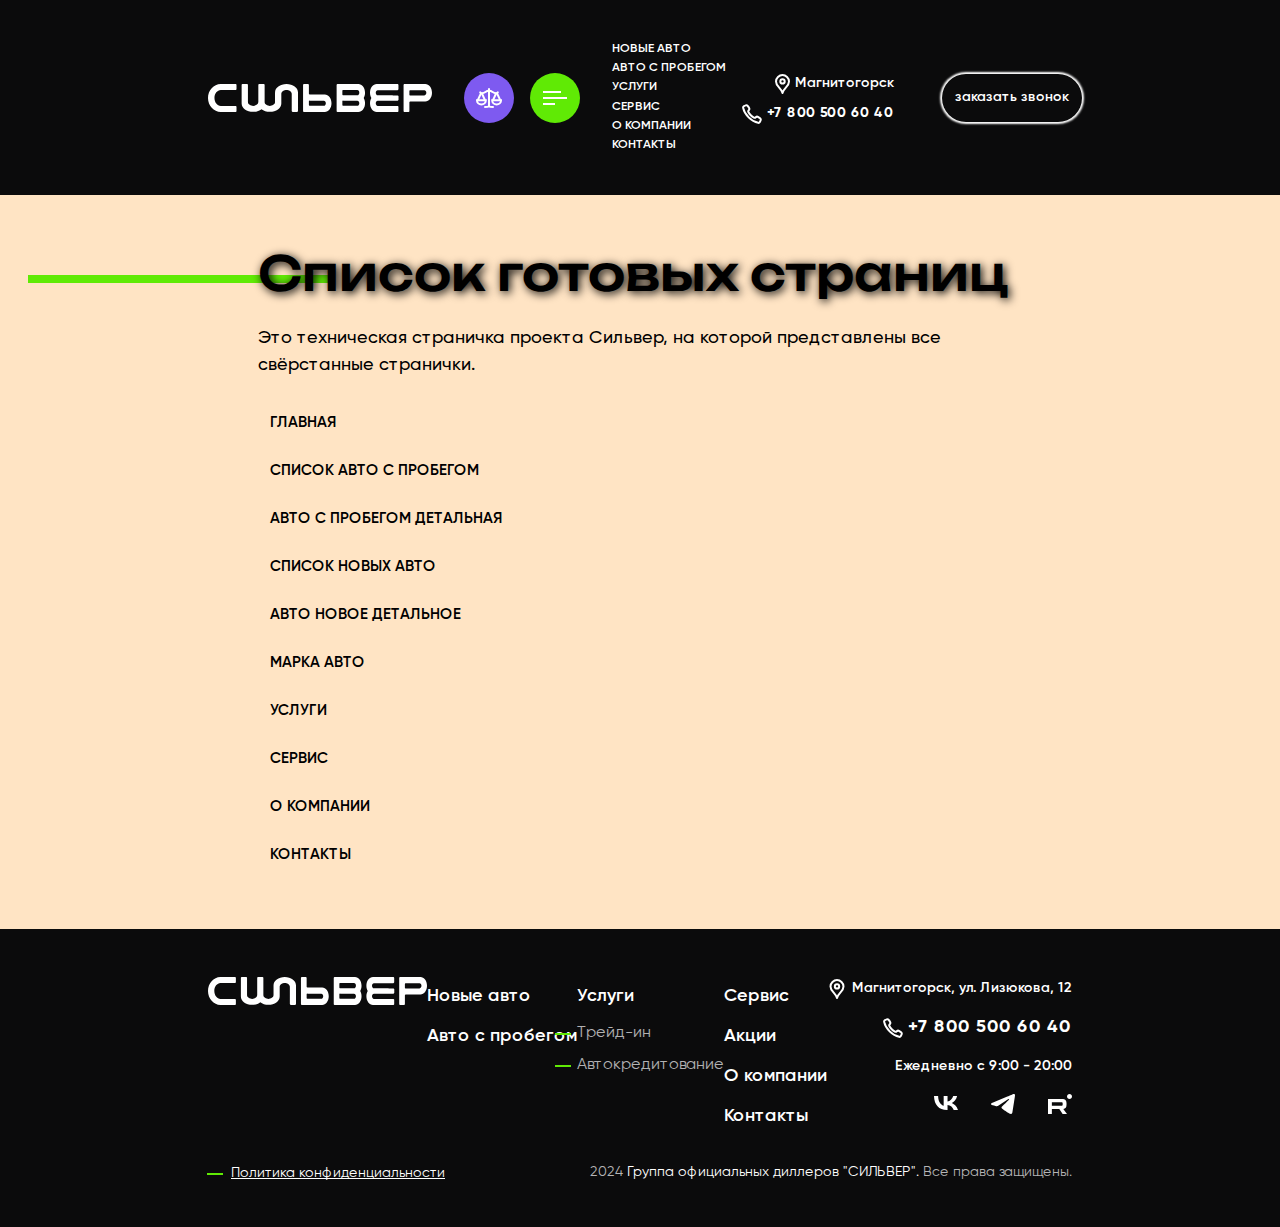
<file: index.html>
<!DOCTYPE html>
<html lang="ru">

<head>
	<meta charset="UTF-8">
	<meta name="viewport" content="width=device-width, initial-scale=1.0">

	<link rel="icon" href="./favicon.ico" type="image/x-icon">

	<meta name="description"
		content="Предлагаем услуги продажи автомобилей в Вашем городе: Новые и Авто с пробегом. Поможем с оформлением кредита, а также подобрать то, что нужно именно - Вам!">
	<meta name="keywords"
		content="SILVER, Автомобили, Авто с пробегом, Авто в кредит, Новые Авто, Продажа автомобилей, Компания Сильвер">

	<link rel="stylesheet" href="./css/base/_normalize.scss">
	<link rel="stylesheet" href="./css/main.css">

	<title>REALPROMMS</title>
</head>



<body>

	<!-- шапка -->
	<header class="header">

		<div class="wrapper">

			<!-- верхний header -->
			<div class="header__top">

				<div class="header__top-left">

					<!-- логотип -->
					<div class="header__logotype">
						<a href="./home.html">
							<img class="logo" src="./img/svg/logotype.svg" alt="логотип" width="224">
						</a>
					</div>

					<!-- навигация -->
					<nav class="header__navigation">

						<div class="header__navigation-image">
							<svg width="26" height="20" viewBox="0 0 26 20" fill="none" xmlns="http://www.w3.org/2000/svg">
								<path d="M5.08086 5.10831L1.80005 12.1429" stroke="white" stroke-width="2"
									stroke-miterlimit="10" />
								<path d="M5.80151 5.28571L8.9999 12.1428" stroke="white" stroke-width="2"
									stroke-miterlimit="10" />
								<path
									d="M1 12.1429V12.4488C1 14.6466 2.9696 16.4286 5.4 16.4286C7.8304 16.4286 9.8 14.6466 9.8 12.4488V12.1429H1Z"
									stroke="white" stroke-width="2" stroke-miterlimit="10" />
								<path
									d="M4.19995 4.42858C4.53755 4.89744 5.23755 5.28572 5.86155 5.28572C9.55355 5.28572 9.30795 2.71429 13 2.71429"
									stroke="white" stroke-width="2" stroke-miterlimit="10" stroke-linecap="round" />
								<path d="M20.9183 5.10831L24.1999 12.1429" stroke="white" stroke-width="2"
									stroke-miterlimit="10" />
								<path d="M20.1984 5.28571L17 12.1428" stroke="white" stroke-width="2" stroke-miterlimit="10" />
								<path
									d="M25 12.1429V12.4488C25 14.6466 23.0304 16.4286 20.6 16.4286C18.1696 16.4286 16.2 14.6466 16.2 12.4488V12.1429H25Z"
									stroke="white" stroke-width="2" stroke-miterlimit="10" />
								<path
									d="M21.8 4.42858C21.4624 4.89744 20.7624 5.28572 20.1384 5.28572C16.4464 5.28572 16.692 2.71429 13 2.71429"
									stroke="white" stroke-width="2" stroke-miterlimit="10" stroke-linecap="round" />
								<path d="M13 1V18.1429" stroke="white" stroke-width="2" stroke-miterlimit="10"
									stroke-linecap="round" />
								<path d="M13 18.1429C12.2 19 9 19 9 19" stroke="white" stroke-width="2" stroke-miterlimit="10"
									stroke-linecap="round" />
								<path d="M13 18.1429C13.8 19 17 19 17 19" stroke="white" stroke-width="2" stroke-miterlimit="10"
									stroke-linecap="round" />
							</svg>
						</div>

						<button class="button-menu" id="button-main"><svg class="open" width="24" height="14"
								viewBox="0 0 24 14" fill="none" xmlns="http://www.w3.org/2000/svg">
								<rect width="18" height="2" fill="white" />
								<rect y="12" width="12" height="2" fill="white" />
								<rect y="6" width="24" height="2" fill="white" />
							</svg>
							<svg class="close hidden" width="20" height="20" viewBox="0 0 20 20" fill="none"
								xmlns="http://www.w3.org/2000/svg">
								<path d="M1 1L19 19" stroke="white" stroke-width="2" />
								<path d="M19 1L1 19" stroke="white" stroke-width="2" />
							</svg></button>


						<div class="header__navigation-top">
							<a class="header__navigation-link" href="#">Новые авто</a>
							<a class="header__navigation-link" href="#">Авто с пробегом</a>
							<a class="header__navigation-link" href="#">Услуги</a>
							<a class="header__navigation-link" href="#">Сервис</a>
							<a class="header__navigation-link" href="#">О компании</a>
							<a class="header__navigation-link" href="#">Контакты</a>
						</div>
					</nav>

				</div>

				<div class="header__top-right">
					<!-- контакты -->
					<div class="header__contacts">
						<!-- контакты -->
						<a class="header__address" href="#">
							<address class="svg--gap"><svg width="15" height="20" viewBox="0 0 15 20" fill="none"
									xmlns="http://www.w3.org/2000/svg">
									<path
										d="M7.5 19C9.13367 13.5784 14 12.4538 14 7.48C14 3.99304 10.8901 1 7.5 1C4.10989 1 1 3.99304 1 7.48C1 12.4538 5.86633 13.5784 7.5 19Z"
										stroke="currentColor" stroke-width="2" stroke-miterlimit="10" stroke-linejoin="round" />
									<path
										d="M7.50882 9.62254C8.71023 9.62254 9.68415 8.65935 9.68415 7.47118C9.68415 6.28302 8.71023 5.31982 7.50882 5.31982C6.30742 5.31982 5.3335 6.28302 5.3335 7.47118C5.3335 8.65935 6.30742 9.62254 7.50882 9.62254Z"
										stroke="currentColor" stroke-width="2" stroke-miterlimit="10" stroke-linejoin="round" />
								</svg>Магнитогорск</address>
						</a>
						<!-- телефон -->
						<a class="header__phone" href="tel:+78005006040"><span class="pnohe--gap"><svg width="20" height="20"
									viewBox="0 0 20 20" fill="none" xmlns="http://www.w3.org/2000/svg">
									<path
										d="M6.64678 13.3527C10.4163 17.1223 14.0474 18.4501 16.1199 18.8529C16.8067 18.9864 17.4873 18.6532 17.8317 18.0441C18.199 17.3946 18.4599 16.7953 18.6595 16.2334C18.9008 15.5539 18.6867 14.7987 18.126 14.3452C17.4683 13.8134 16.7228 13.3058 15.9686 12.8849C15.2599 12.4894 14.3899 12.669 13.816 13.2428V13.2428C13.311 13.7479 12.569 13.9494 11.9329 13.6245C11.1259 13.2124 10.0094 12.4801 8.76463 11.2354C7.52013 9.99088 6.78779 8.87427 6.37555 8.06717C6.05064 7.43105 6.25216 6.68899 6.75725 6.18391V6.18391C7.33108 5.61008 7.51071 4.74008 7.11524 4.03145C6.69419 3.277 6.18645 2.5313 5.65443 1.87358C5.20112 1.31316 4.44632 1.09894 3.76703 1.34004C3.20488 1.53956 2.60539 1.80064 1.95556 2.16824C1.34668 2.51268 1.01359 3.19313 1.14704 3.87984C1.54973 5.95198 2.87724 9.58278 6.64678 13.3527Z"
										stroke="currentColor" stroke-width="2" stroke-miterlimit="10" />
								</svg>+7 800 500 60 40</span>
						</a>

					</div>

					<!-- кнопка -->
					<a class="header__top-button">заказать звонок</a>

				</div>



			</div>

			<!-- нижний header -->
			<!-- навигация по клику кнопки -->
			<div class="header__bottom">

				<!-- меню -->
				<div class="drop-down-menu animation--open-menu hidden" id="menu">

					<!-- навигация -->
					<div class="drop-down-menu__navigation">

						<ul class="drop-down-menu__list">
							<li class="drop-down-menu__item"><a href="#">Новые авто</a></li>
							<li class="drop-down-menu__item"><a href="#">Авто с пробегом</a></li>
						</ul>

						<ul class="drop-down-menu__list">
							<li class="drop-down-menu__item"><a href="#">Услуги</a></li>
							<li class="drop-down-menu__item drop-down-menu__item--mod"><a href="#">Трейд-ин</a></li>
							<li class="drop-down-menu__item drop-down-menu__item--mod"><a href="#">Автокредитование</a></li>
						</ul>

						<ul class="drop-down-menu__list">
							<li class="drop-down-menu__item"><a href="#">Сервис</a></li>
							<li class="drop-down-menu__item"><a href="#">Акции</a></li>
						</ul>

						<ul class="drop-down-menu__list">
							<li class="drop-down-menu__item"><a href="#">О компании</a></li>
							<li class="drop-down-menu__item"><a href="#">Контакты</a></li>
						</ul>

					</div>

					<!-- контакты -->
					<div class="drop-down-menu__contacts">

						<a class="drop-down-menu__address" href="#">
							<address class="svg--gap"><svg width="15" height="20" viewBox="0 0 15 20" fill="none"
									xmlns="http://www.w3.org/2000/svg">
									<path
										d="M7.5 19C9.13367 13.5784 14 12.4538 14 7.48C14 3.99304 10.8901 1 7.5 1C4.10989 1 1 3.99304 1 7.48C1 12.4538 5.86633 13.5784 7.5 19Z"
										stroke="currentColor" stroke-width="2" stroke-miterlimit="10" stroke-linejoin="round" />
									<path
										d="M7.50882 9.62254C8.71023 9.62254 9.68415 8.65935 9.68415 7.47118C9.68415 6.28302 8.71023 5.31982 7.50882 5.31982C6.30742 5.31982 5.3335 6.28302 5.3335 7.47118C5.3335 8.65935 6.30742 9.62254 7.50882 9.62254Z"
										stroke="currentColor" stroke-width="2" stroke-miterlimit="10" stroke-linejoin="round" />
								</svg>Магнитогорск, ул. Лизюкова, 12</address>
						</a>

						<a class="drop-down-menu__phone" href="tel:+78005006040"><span class="pnohe--gap"><svg width="20"
									height="20" viewBox="0 0 20 20" fill="none" xmlns="http://www.w3.org/2000/svg">
									<path
										d="M6.64678 13.3527C10.4163 17.1223 14.0474 18.4501 16.1199 18.8529C16.8067 18.9864 17.4873 18.6532 17.8317 18.0441C18.199 17.3946 18.4599 16.7953 18.6595 16.2334C18.9008 15.5539 18.6867 14.7987 18.126 14.3452C17.4683 13.8134 16.7228 13.3058 15.9686 12.8849C15.2599 12.4894 14.3899 12.669 13.816 13.2428V13.2428C13.311 13.7479 12.569 13.9494 11.9329 13.6245C11.1259 13.2124 10.0094 12.4801 8.76463 11.2354C7.52013 9.99088 6.78779 8.87427 6.37555 8.06717C6.05064 7.43105 6.25216 6.68899 6.75725 6.18391V6.18391C7.33108 5.61008 7.51071 4.74008 7.11524 4.03145C6.69419 3.277 6.18645 2.5313 5.65443 1.87358C5.20112 1.31316 4.44632 1.09894 3.76703 1.34004C3.20488 1.53956 2.60539 1.80064 1.95556 2.16824C1.34668 2.51268 1.01359 3.19313 1.14704 3.87984C1.54973 5.95198 2.87724 9.58278 6.64678 13.3527Z"
										stroke="currentColor" stroke-width="2" stroke-miterlimit="10" />
								</svg>+7 800 500 60 40</span>
						</a>
						<p class="drop-down-menu__time">Ежедневно с 9:00 - 20:00</p>

						<!-- соц. сети -->
						<div class="drop-down-menu__social-list">

							<a href="#" class="social-list__item" target="_blank">
								<svg width="24" height="14" viewBox="0 0 24 14" fill="none" xmlns="http://www.w3.org/2000/svg">
									<path
										d="M13.0718 14C4.87188 14 0.194878 8.74474 0 0H4.10743C4.24235 6.41842 7.27038 9.13714 9.66888 9.6977V0H13.5366V5.53553C15.9051 5.2973 18.3933 2.77477 19.2328 0H23.1004C22.4558 3.41942 19.7575 5.94194 17.8387 6.97898C19.7575 7.81982 22.8307 10.02 24 14H19.7425C18.8281 11.3373 16.5497 9.27728 13.5366 8.997V14H13.0718Z"
										fill="currentColor" />
								</svg>
							</a>
							<a href="#" class="social-list__item" target="_blank">
								<svg width="24" height="20" viewBox="0 0 24 20" fill="none" xmlns="http://www.w3.org/2000/svg">
									<path
										d="M1.46966 8.70952L15.7685 2.77426C17.1791 2.15625 21.965 0.176244 21.965 0.176244C21.965 0.176244 24.1752 -0.688966 23.9888 1.41464C23.9275 2.27985 23.4393 5.31047 22.9463 8.58829L21.4131 18.2958C21.4131 18.2958 21.2904 19.7172 20.2478 19.9644C19.2053 20.2116 17.4857 19.0992 17.1791 18.8496C16.9338 18.6642 12.5795 15.8832 10.9826 14.5236C10.5509 14.1527 10.0627 13.4088 11.0439 12.5435C13.2541 10.5041 15.8912 7.96791 17.4834 6.36108C18.2217 5.6171 18.9552 3.88667 15.8888 5.99028L7.23922 11.8661C7.23922 11.8661 6.25797 12.4841 4.41577 11.9255C2.57593 11.3717 0.429446 10.6277 0.429446 10.6277C0.429446 10.6277 -1.04479 9.69833 1.46966 8.70952Z"
										fill="currentColor" />
								</svg></a>
							<a href="#" class="social-list__item" target="_blank">
								<svg width="24" height="20" viewBox="0 0 24 20" fill="none" xmlns="http://www.w3.org/2000/svg">
									<path
										d="M13.9025 5H0V20H3.86952V15.1199H11.2841L14.6671 20H19L15.2695 15.0975C16.4281 14.9176 17.2622 14.4903 17.772 13.8156C18.2817 13.141 18.5366 12.0615 18.5366 10.6222V9.4978C18.5366 8.64318 18.444 7.96855 18.2817 7.45125C18.1195 6.93403 17.8415 6.48425 17.4476 6.07946C17.0305 5.69715 16.5671 5.42729 16.011 5.24737C15.4549 5.08995 14.7597 5 13.9025 5ZM13.2769 11.8141H3.86952V8.30582H13.2769C13.8098 8.30582 14.1805 8.3958 14.3659 8.55321C14.5512 8.71062 14.6671 9.003 14.6671 9.4303V10.6897C14.6671 11.1395 14.5512 11.4318 14.3659 11.5892C14.1805 11.7466 13.8098 11.8141 13.2769 11.8141Z"
										fill="currentColor" />
									<path
										d="M21.5005 5C22.8805 5 24 3.88071 24 2.5C24 1.11929 22.8805 0 21.5005 0C20.1195 0 19 1.11929 19 2.5C19 3.88071 20.1195 5 21.5005 5Z"
										fill="currentColor" />
								</svg>
							</a>

						</div>

					</div>

				</div>

			</div>

		</div>

	</header>

	<!-- техническая навигация -->
	<main class="navigation">

		<div class="wrapper">

			<h1 class="title title--decor"><span>Список готовых страниц</span></h1>
			<p class="navigation__description">Это техническая страничка проекта Сильвер, на которой представлены все
				свёрстанные странички.</p>

			<!-- ссылки сайта -->
			<ul class="navigation__list">
				<li class="navigation__link"><a href="./html/home.html">Главная</a></li>
				<li class="navigation__link"><a href="./html/used-cars.html">Список авто с пробегом</a></li>
				<li class="navigation__link"><a href="./html/used-cars-detail.html">Авто с пробегом детальная</a></li>
				<li class="navigation__link"><a href="./html/new-cars.html">Список новых авто</a></li>
				<li class="navigation__link"><a href="./html/new-cars-detail.html">Авто новое детальное</a></li>
				<li class="navigation__link"><a href="./html/brand-cars.html">Марка авто</a></li>
				<li class="navigation__link"><a href="./html/services.html">Услуги</a></li>
				<li class="navigation__link"><a href="./html/service.html">Сервис</a></li>
				<li class="navigation__link"><a href="./html/about-us.html">О компании</a></li>
				<li class="navigation__link"><a href="./html/contacts.html">Контакты</a></li>
			</ul>

		</div>

	</main>

	<!-- подвал -->
	<footer class="footer">

		<div class="wrapper">

			<div class="footer__top">

				<div class="footer__logotype">
					<!-- логотип -->
					<a href="./home.html">
						<img class="logo" src="./img/svg/logotype.svg" alt="логотип" width="224">
					</a>

				</div>

				<!-- навигация -->
				<ul class="footer__list">
					<li class="footer__item"><a href="#">Новые авто</a></li>
					<li class="footer__item"><a href="#">Авто с пробегом</a></li>
				</ul>
				<!-- навигация -->
				<ul class="footer__list">
					<li class="footer__item"><a href="#">Услуги</a></li>
					<li class="footer__item footer__item--mod"><a href="#">Трейд-ин</a></li>
					<li class="footer__item footer__item--mod"><a href="#">Автокредитование</a></li>
				</ul>
				<!-- навигация -->
				<ul class="footer__list">
					<li class="footer__item"><a href="#">Сервис</a></li>
					<li class="footer__item"><a href="#">Акции</a></li>
					<li class="footer__item"><a href="#">О компании</a></li>
					<li class="footer__item"><a href="#">Контакты</a></li>
				</ul>
				<!-- контакты -->
				<div class="footer__contacts">
					<a class="footer__address" href="#">
						<address class="svg--gap"><svg width="20" height="20" viewBox="0 0 15 20" fill="none"
								xmlns="http://www.w3.org/2000/svg">
								<path
									d="M7.5 19C9.13367 13.5784 14 12.4538 14 7.48C14 3.99304 10.8901 1 7.5 1C4.10989 1 1 3.99304 1 7.48C1 12.4538 5.86633 13.5784 7.5 19Z"
									stroke="currentColor" stroke-width="2" stroke-miterlimit="10" stroke-linejoin="round" />
								<path
									d="M7.50882 9.62254C8.71023 9.62254 9.68415 8.65935 9.68415 7.47118C9.68415 6.28302 8.71023 5.31982 7.50882 5.31982C6.30742 5.31982 5.3335 6.28302 5.3335 7.47118C5.3335 8.65935 6.30742 9.62254 7.50882 9.62254Z"
									stroke="currentColor" stroke-width="2" stroke-miterlimit="10" stroke-linejoin="round" />
							</svg>Магнитогорск, ул. Лизюкова, 12</address>
					</a>
					<a class="footer__phone" href="tel:+78005006040"><span class="pnohe--gap"><svg width="20" height="20"
								viewBox="0 0 20 20" fill="none" xmlns="http://www.w3.org/2000/svg">
								<path
									d="M6.64678 13.3527C10.4163 17.1223 14.0474 18.4501 16.1199 18.8529C16.8067 18.9864 17.4873 18.6532 17.8317 18.0441C18.199 17.3946 18.4599 16.7953 18.6595 16.2334C18.9008 15.5539 18.6867 14.7987 18.126 14.3452C17.4683 13.8134 16.7228 13.3058 15.9686 12.8849C15.2599 12.4894 14.3899 12.669 13.816 13.2428V13.2428C13.311 13.7479 12.569 13.9494 11.9329 13.6245C11.1259 13.2124 10.0094 12.4801 8.76463 11.2354C7.52013 9.99088 6.78779 8.87427 6.37555 8.06717C6.05064 7.43105 6.25216 6.68899 6.75725 6.18391V6.18391C7.33108 5.61008 7.51071 4.74008 7.11524 4.03145C6.69419 3.277 6.18645 2.5313 5.65443 1.87358C5.20112 1.31316 4.44632 1.09894 3.76703 1.34004C3.20488 1.53956 2.60539 1.80064 1.95556 2.16824C1.34668 2.51268 1.01359 3.19313 1.14704 3.87984C1.54973 5.95198 2.87724 9.58278 6.64678 13.3527Z"
									stroke="currentColor" stroke-width="2" stroke-miterlimit="10" />
							</svg>+7 800 500 60 40</span>
					</a>
					<p class="footer__time">Ежедневно с 9:00 - 20:00</p>

					<!-- соц. сети -->
					<div class="social-list">

						<a href="#" class="social-list__item" target="_blank">
							<svg width="24" height="14" viewBox="0 0 24 14" fill="none" xmlns="http://www.w3.org/2000/svg">
								<path
									d="M13.0718 14C4.87188 14 0.194878 8.74474 0 0H4.10743C4.24235 6.41842 7.27038 9.13714 9.66888 9.6977V0H13.5366V5.53553C15.9051 5.2973 18.3933 2.77477 19.2328 0H23.1004C22.4558 3.41942 19.7575 5.94194 17.8387 6.97898C19.7575 7.81982 22.8307 10.02 24 14H19.7425C18.8281 11.3373 16.5497 9.27728 13.5366 8.997V14H13.0718Z"
									fill="currentColor" />
							</svg>
						</a>
						<a href="#" class="social-list__item" target="_blank">
							<svg width="24" height="20" viewBox="0 0 24 20" fill="none" xmlns="http://www.w3.org/2000/svg">
								<path
									d="M1.46966 8.70952L15.7685 2.77426C17.1791 2.15625 21.965 0.176244 21.965 0.176244C21.965 0.176244 24.1752 -0.688966 23.9888 1.41464C23.9275 2.27985 23.4393 5.31047 22.9463 8.58829L21.4131 18.2958C21.4131 18.2958 21.2904 19.7172 20.2478 19.9644C19.2053 20.2116 17.4857 19.0992 17.1791 18.8496C16.9338 18.6642 12.5795 15.8832 10.9826 14.5236C10.5509 14.1527 10.0627 13.4088 11.0439 12.5435C13.2541 10.5041 15.8912 7.96791 17.4834 6.36108C18.2217 5.6171 18.9552 3.88667 15.8888 5.99028L7.23922 11.8661C7.23922 11.8661 6.25797 12.4841 4.41577 11.9255C2.57593 11.3717 0.429446 10.6277 0.429446 10.6277C0.429446 10.6277 -1.04479 9.69833 1.46966 8.70952Z"
									fill="currentColor" />
							</svg></a>
						<a href="#" class="social-list__item" target="_blank">
							<svg width="24" height="20" viewBox="0 0 24 20" fill="none" xmlns="http://www.w3.org/2000/svg">
								<path
									d="M13.9025 5H0V20H3.86952V15.1199H11.2841L14.6671 20H19L15.2695 15.0975C16.4281 14.9176 17.2622 14.4903 17.772 13.8156C18.2817 13.141 18.5366 12.0615 18.5366 10.6222V9.4978C18.5366 8.64318 18.444 7.96855 18.2817 7.45125C18.1195 6.93403 17.8415 6.48425 17.4476 6.07946C17.0305 5.69715 16.5671 5.42729 16.011 5.24737C15.4549 5.08995 14.7597 5 13.9025 5ZM13.2769 11.8141H3.86952V8.30582H13.2769C13.8098 8.30582 14.1805 8.3958 14.3659 8.55321C14.5512 8.71062 14.6671 9.003 14.6671 9.4303V10.6897C14.6671 11.1395 14.5512 11.4318 14.3659 11.5892C14.1805 11.7466 13.8098 11.8141 13.2769 11.8141Z"
									fill="currentColor" />
								<path
									d="M21.5005 5C22.8805 5 24 3.88071 24 2.5C24 1.11929 22.8805 0 21.5005 0C20.1195 0 19 1.11929 19 2.5C19 3.88071 20.1195 5 21.5005 5Z"
									fill="currentColor" />
							</svg>
						</a>

					</div>

				</div>

			</div>

			<div class="footer__bottom">
				<!-- политика кондифициальности -->
				<a class="footer__confidence footer__item--mod-policy" href="#"><span>Политика конфиденциальности</span></a>

				<!-- копирайт -->
				<p class="footer__copyright"><span>2024</span> Группа официальных диллеров "СИЛЬВЕР". <a href="#"
						target="_blank"><span>Все права защищены.</span></a></p>

			</div>

		</div>

	</footer>


	<script src="./js/main.js"></script>
</body>

</html>
</file>
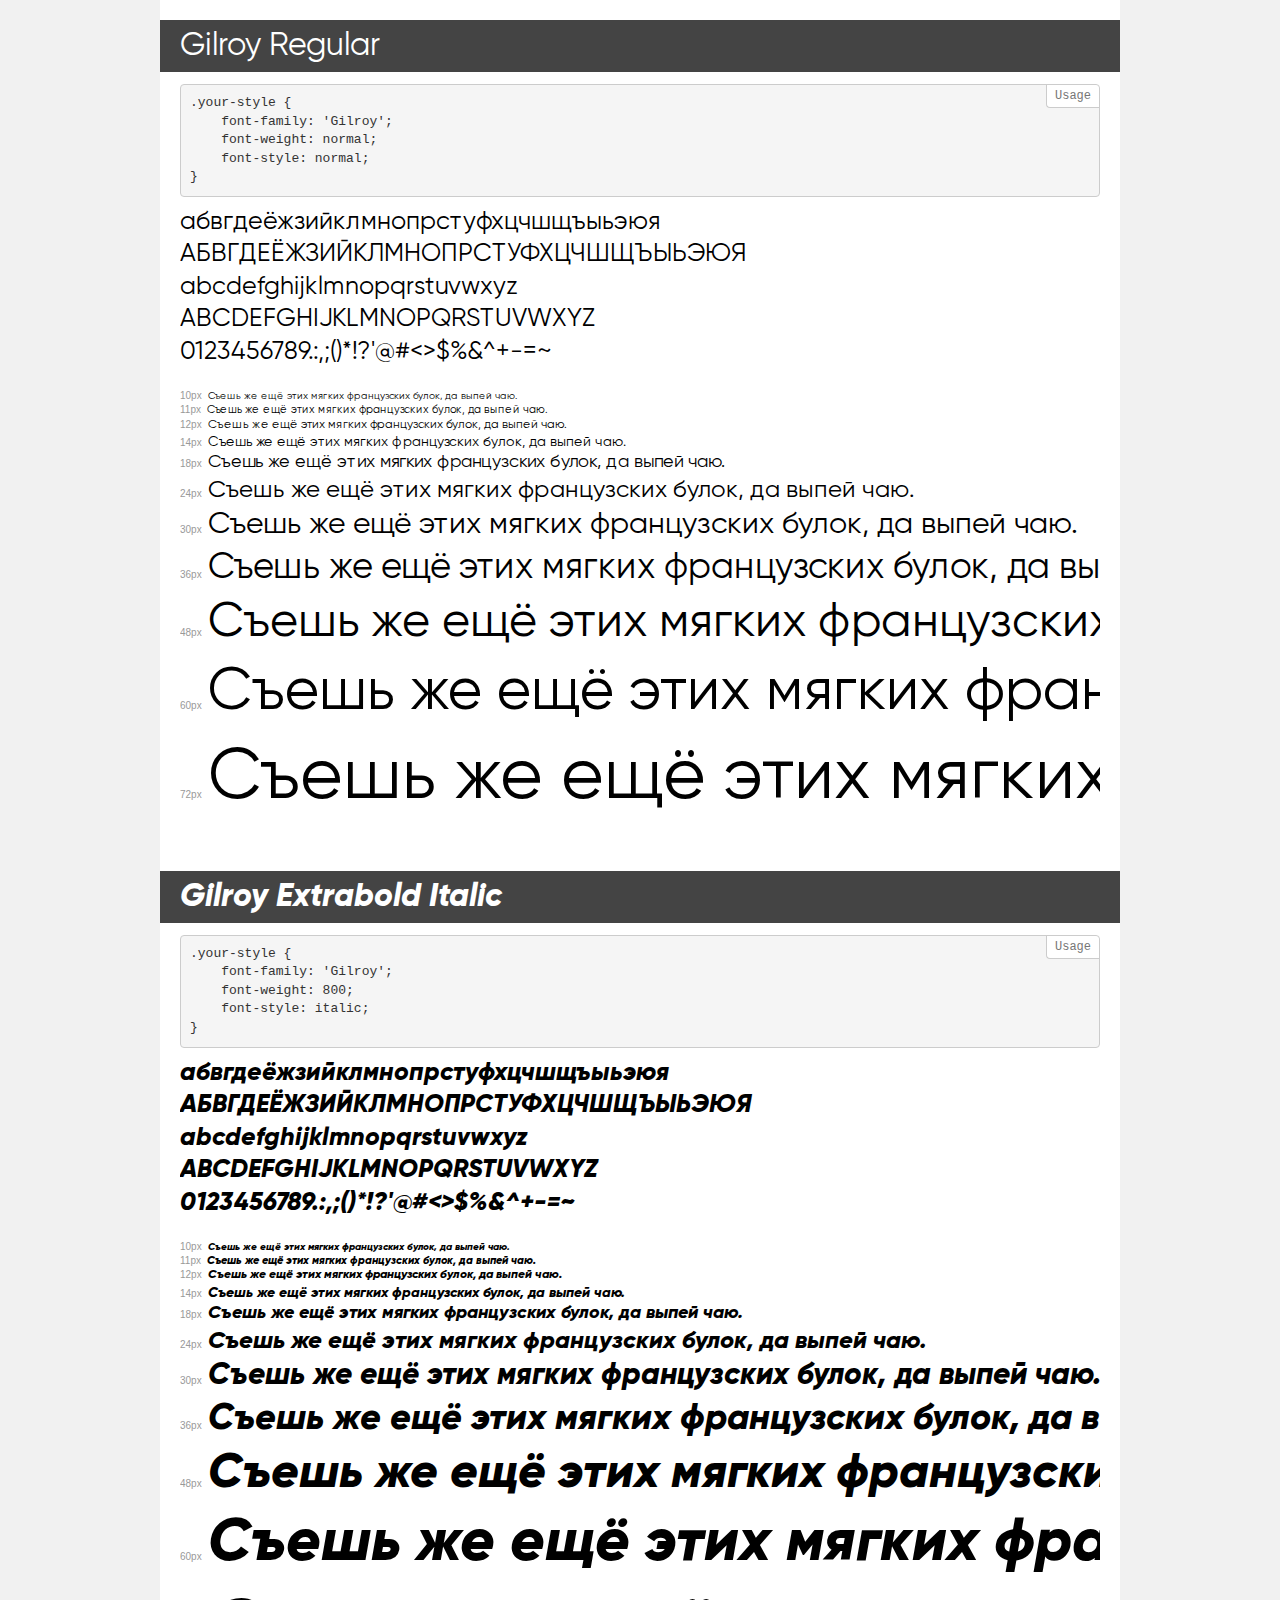
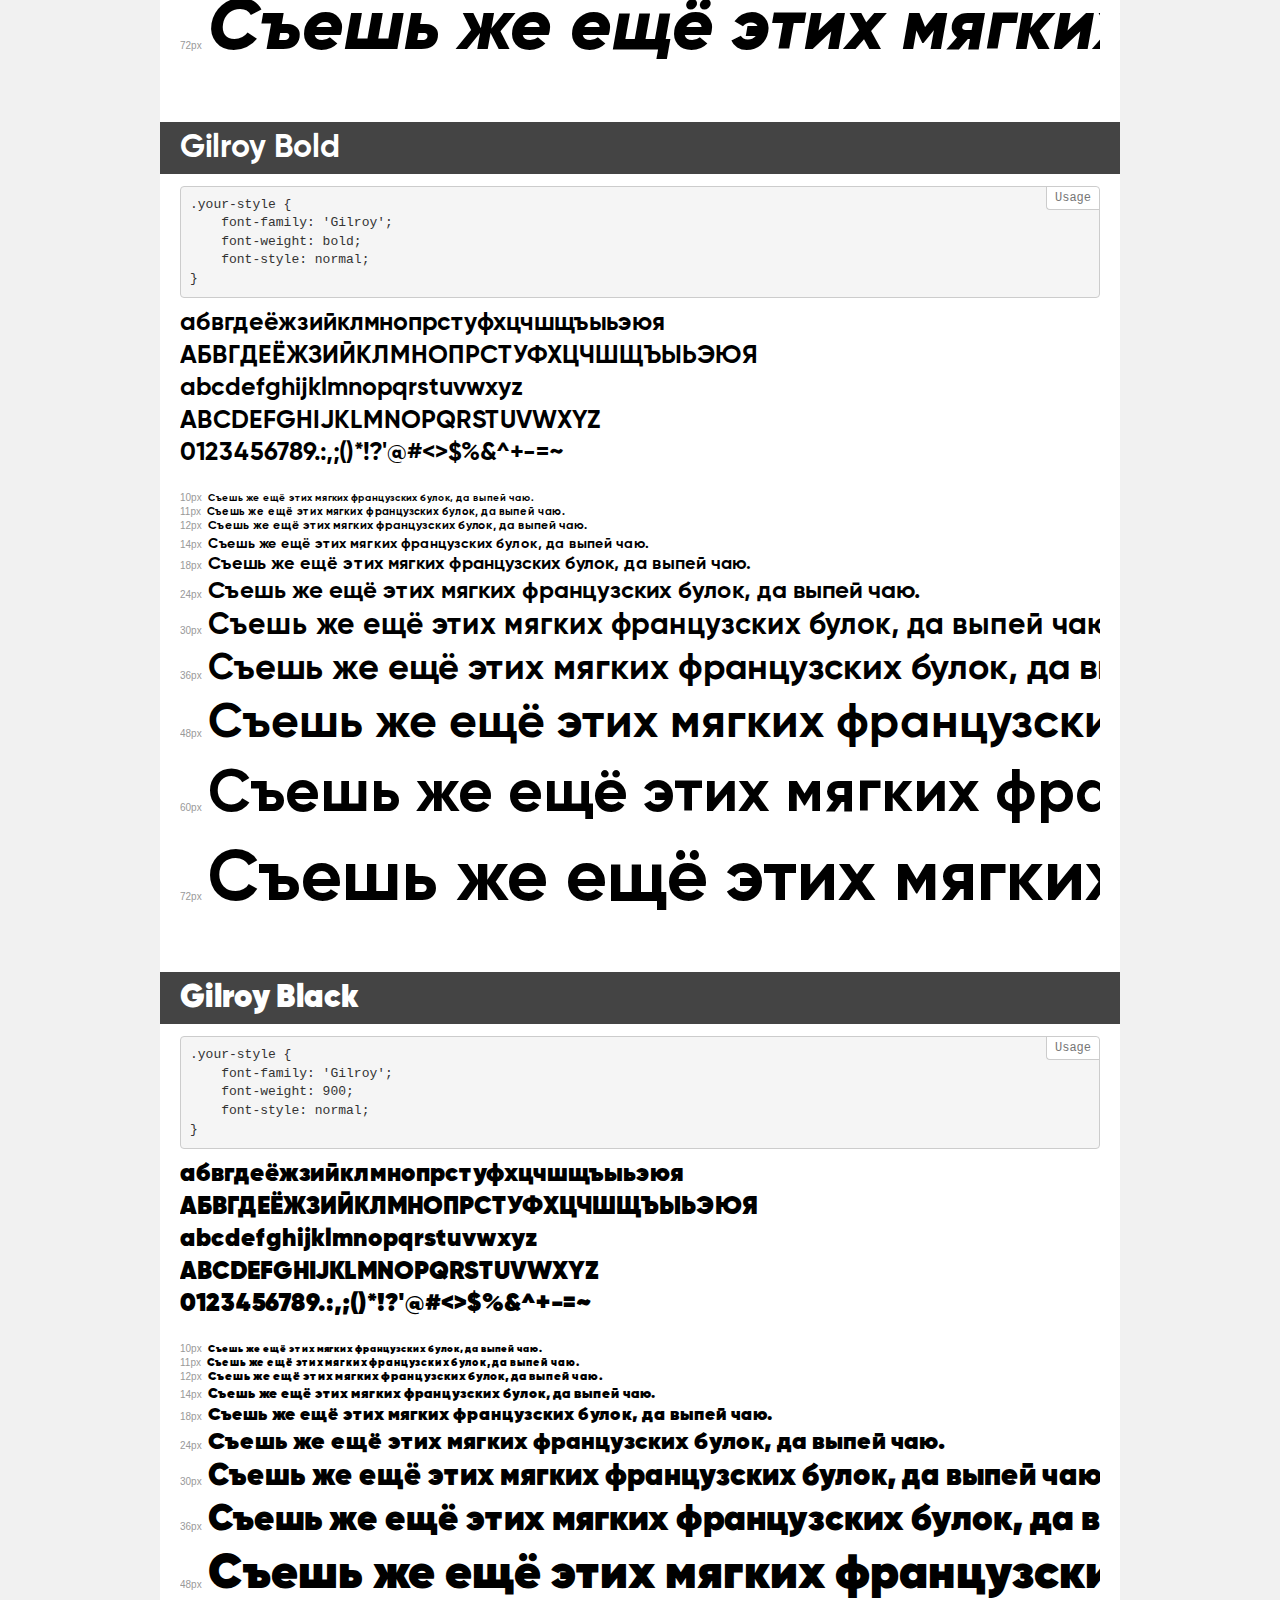
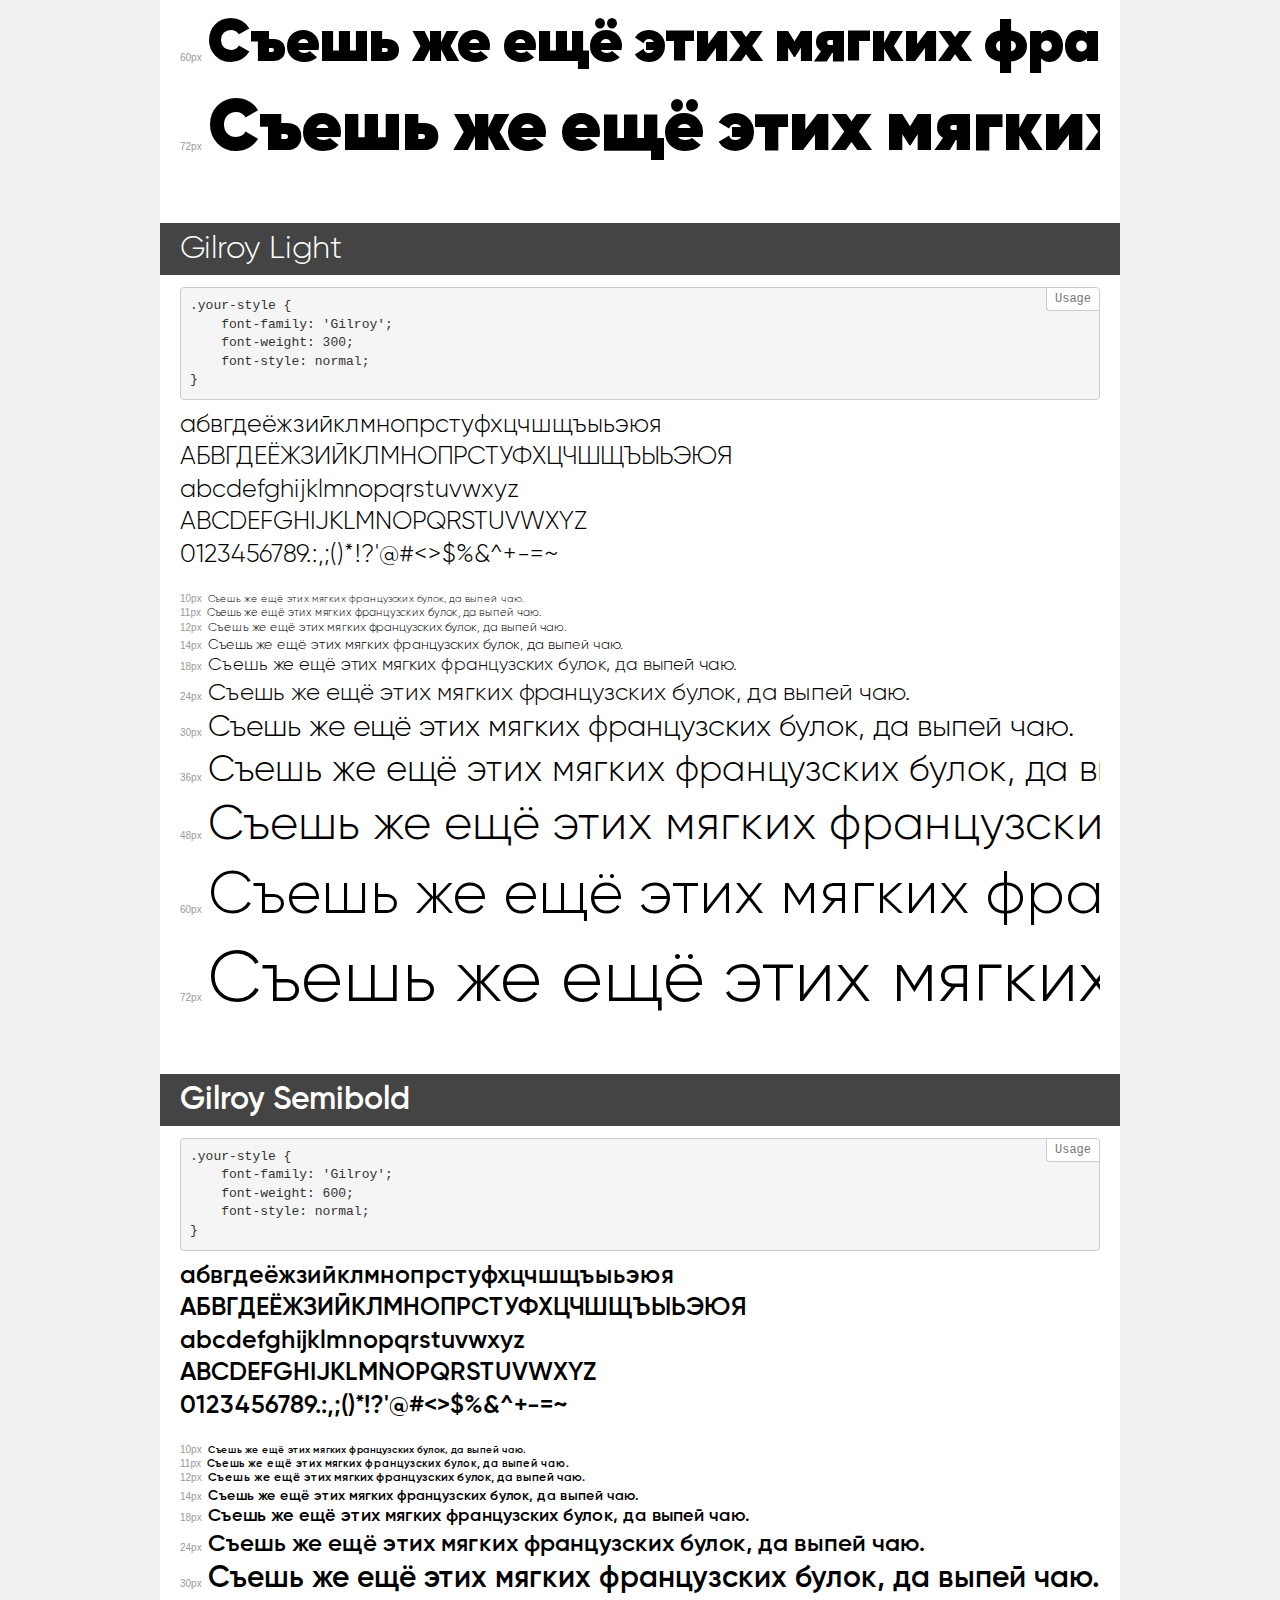
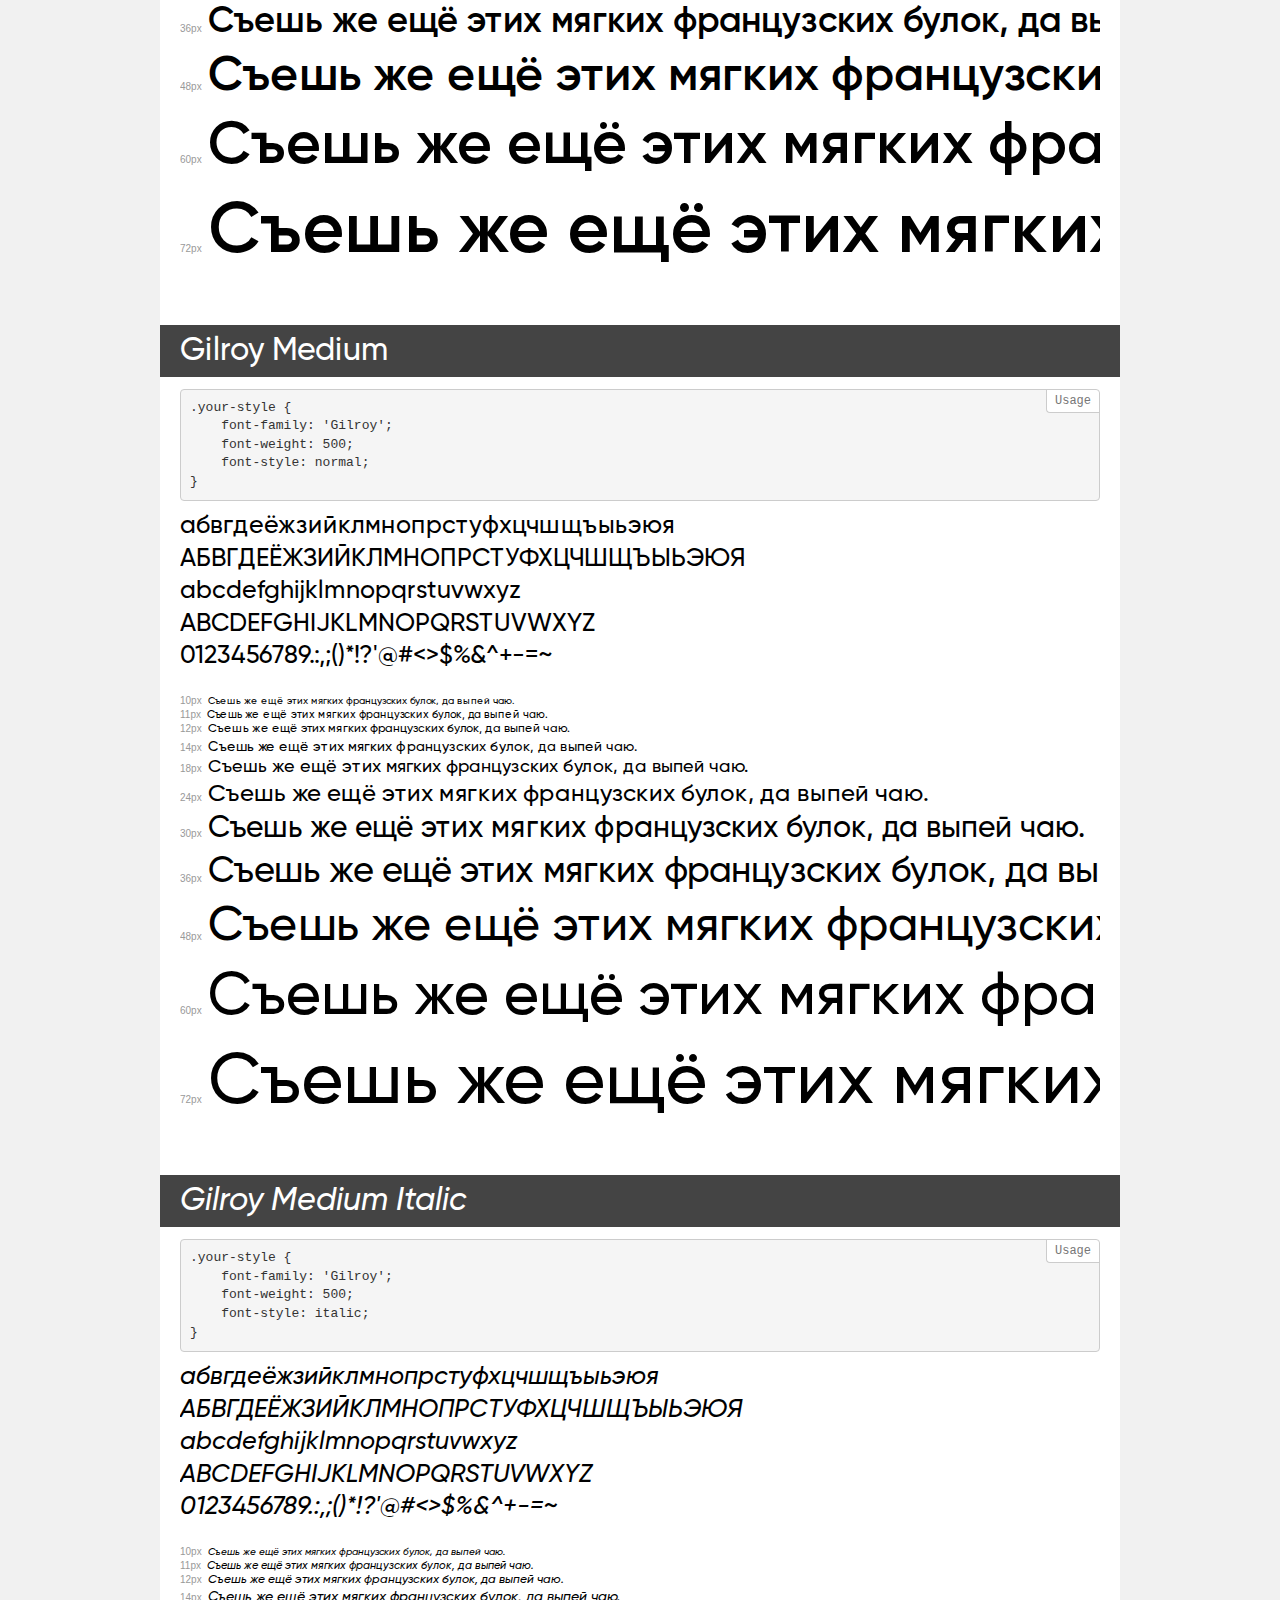
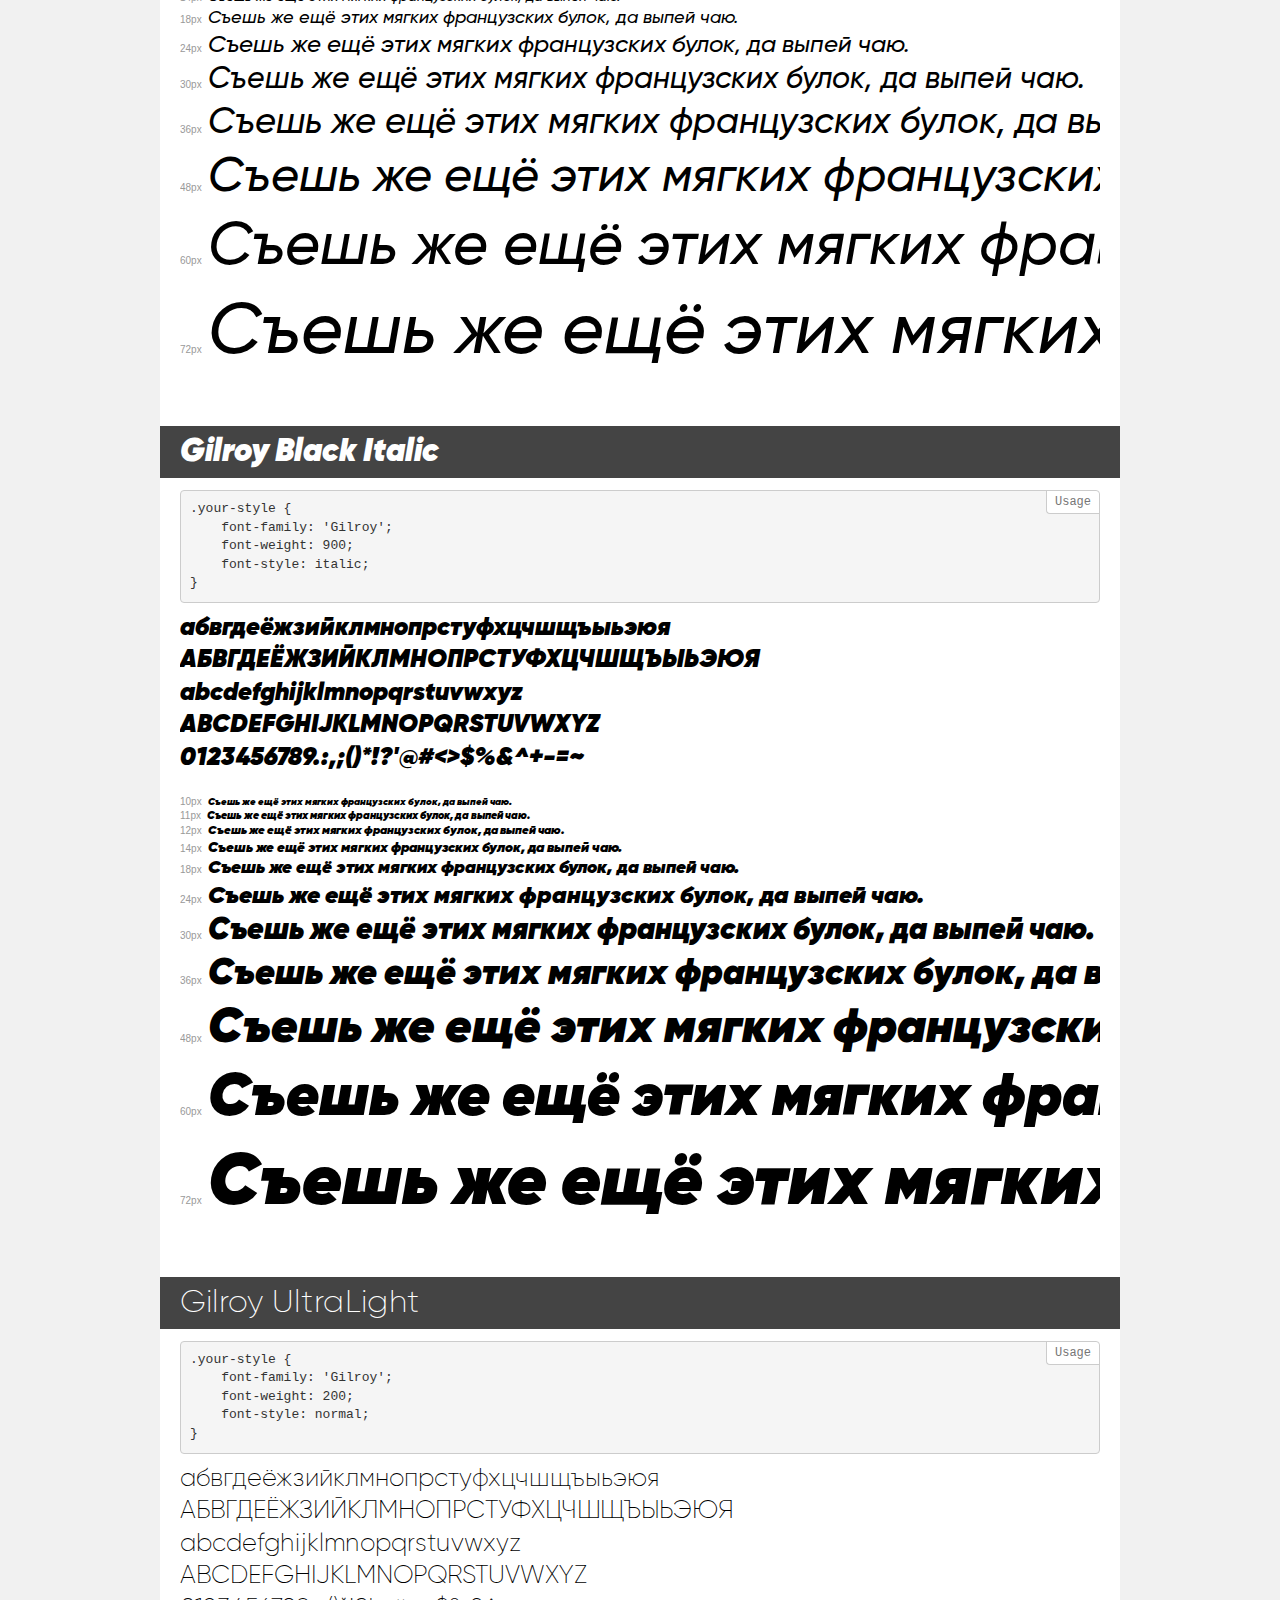
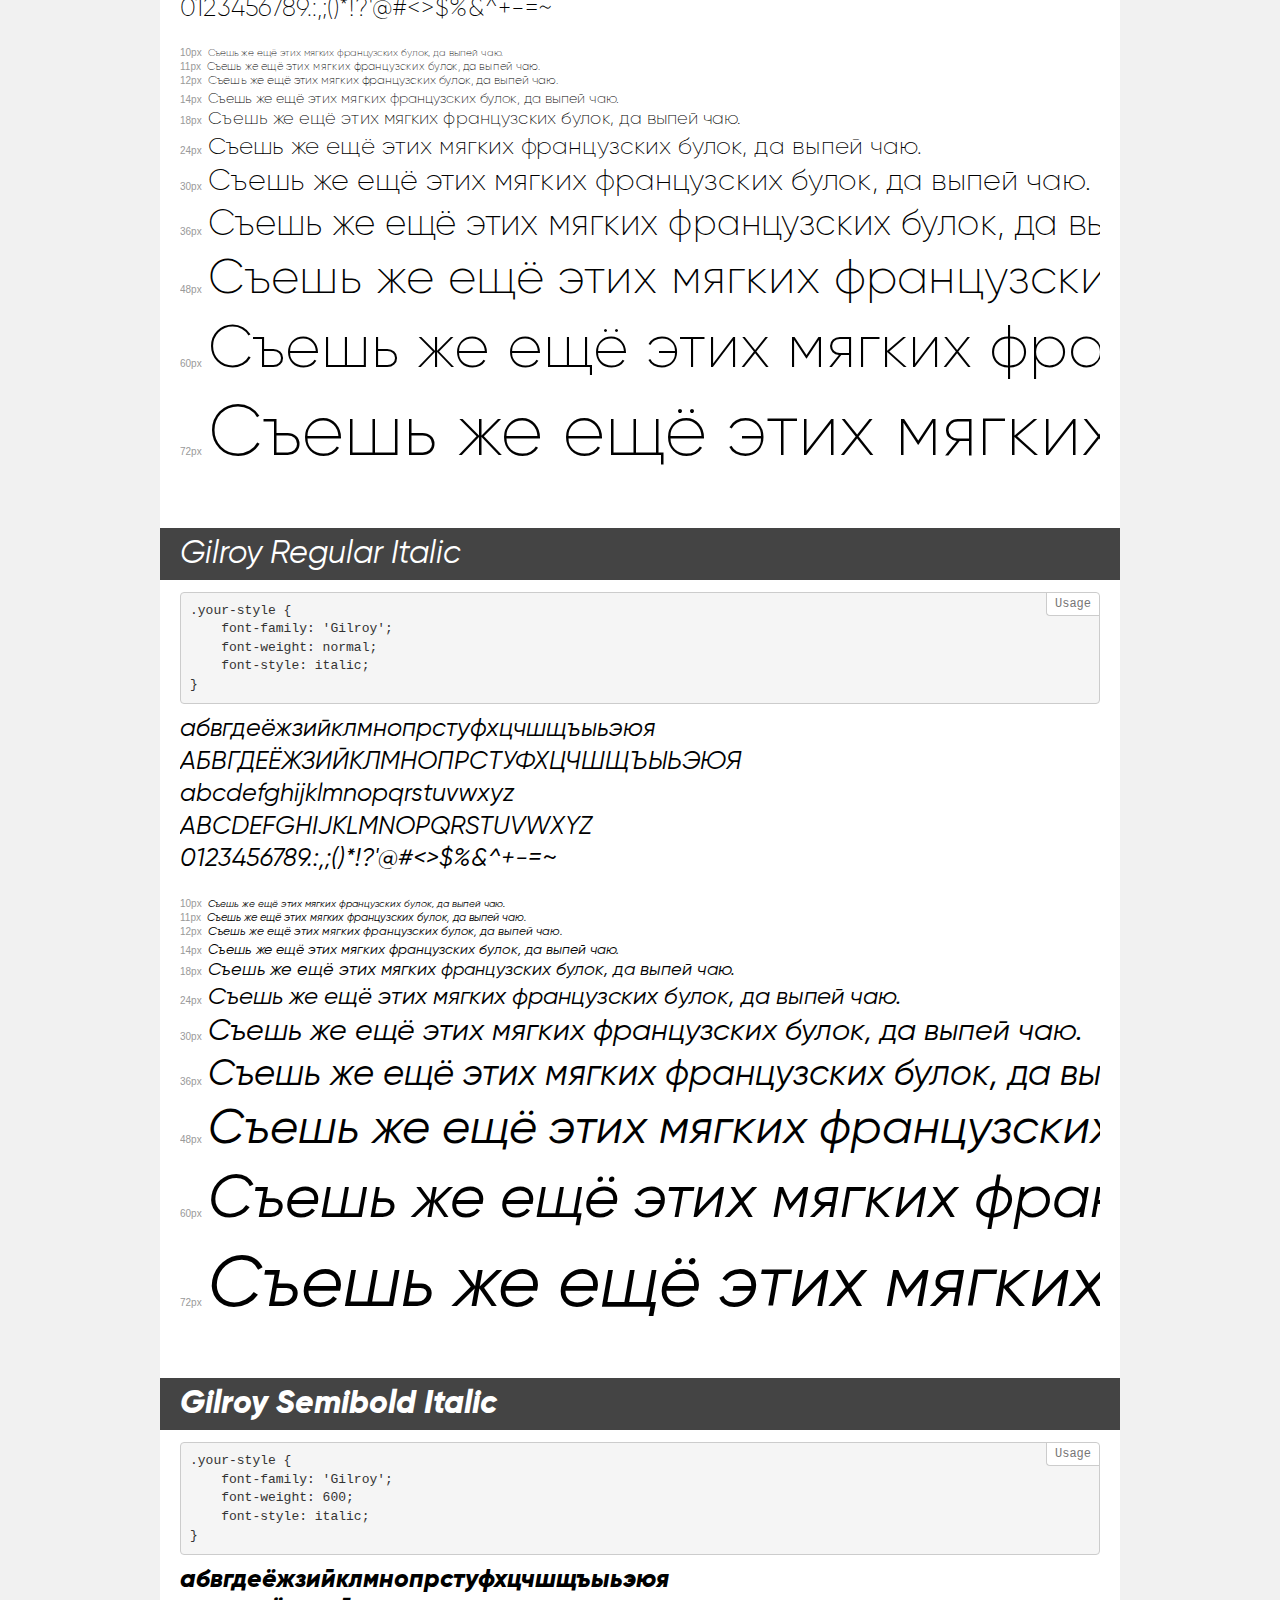
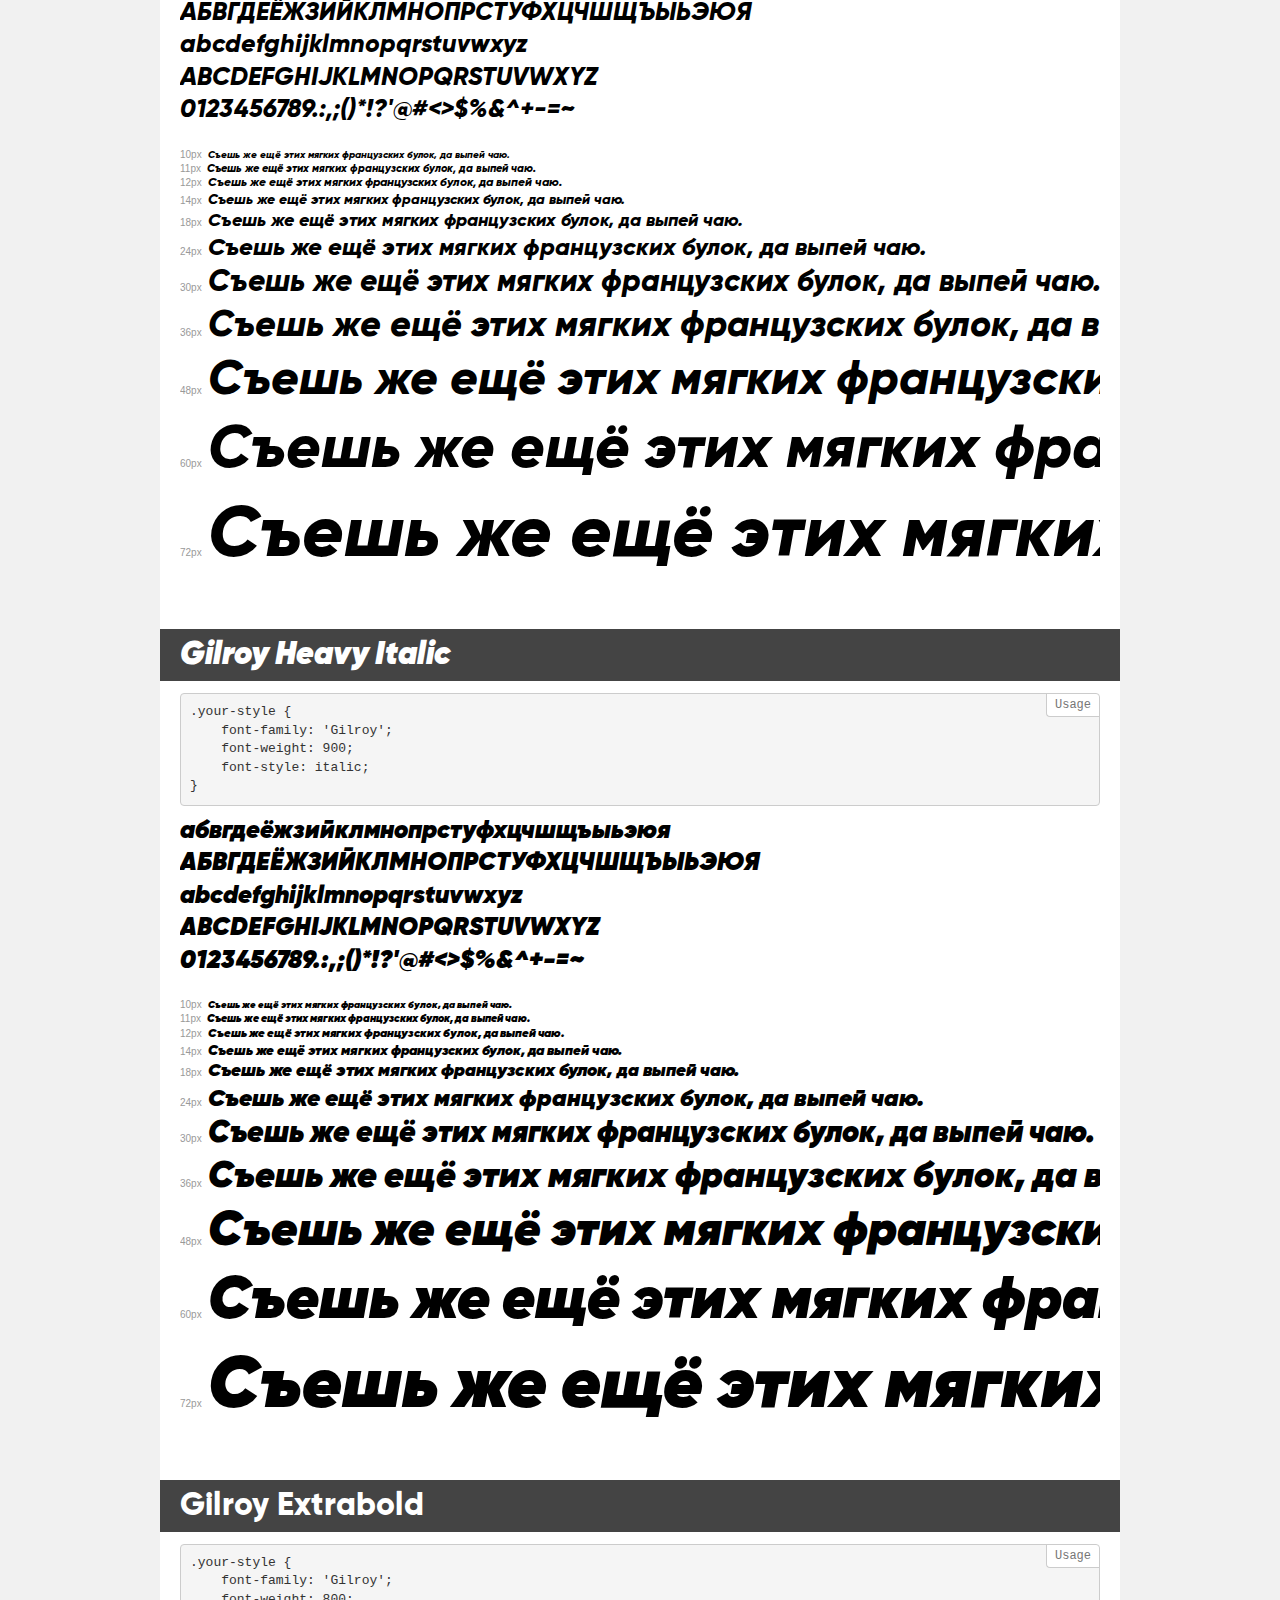
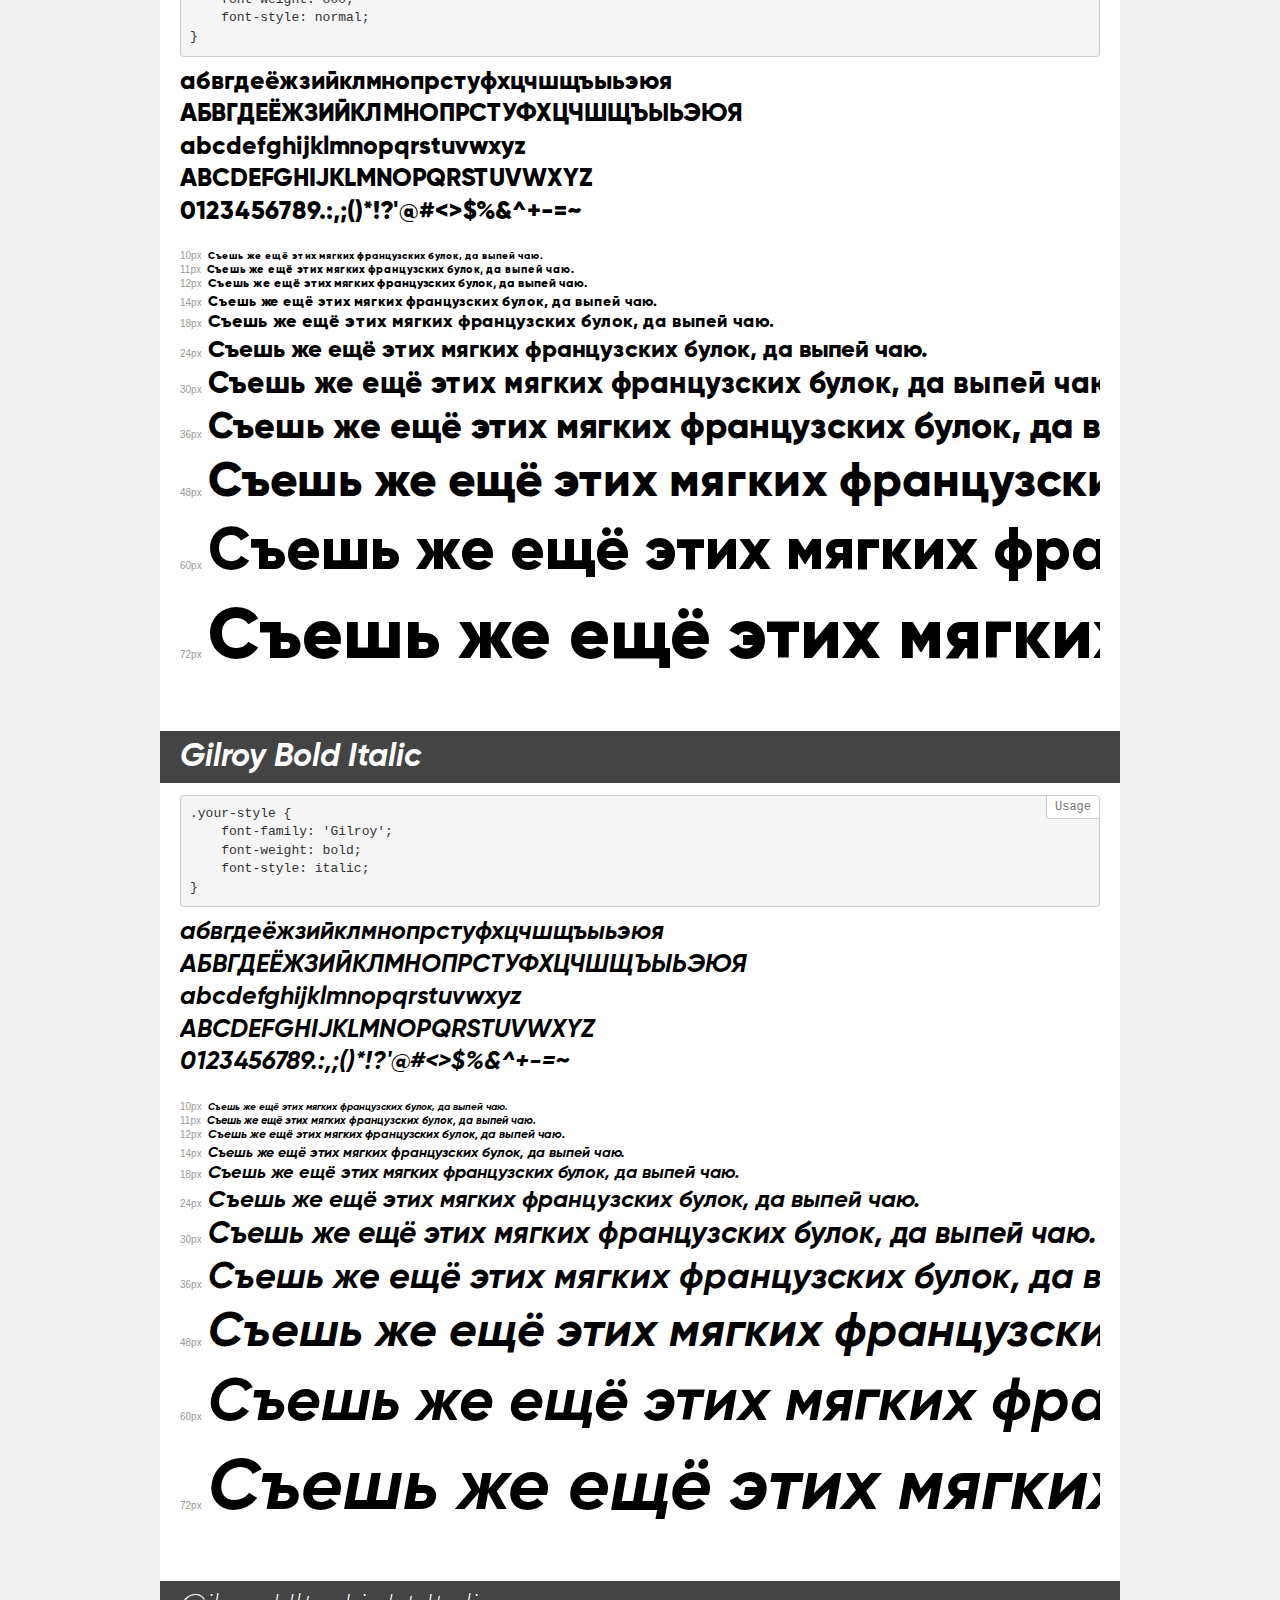
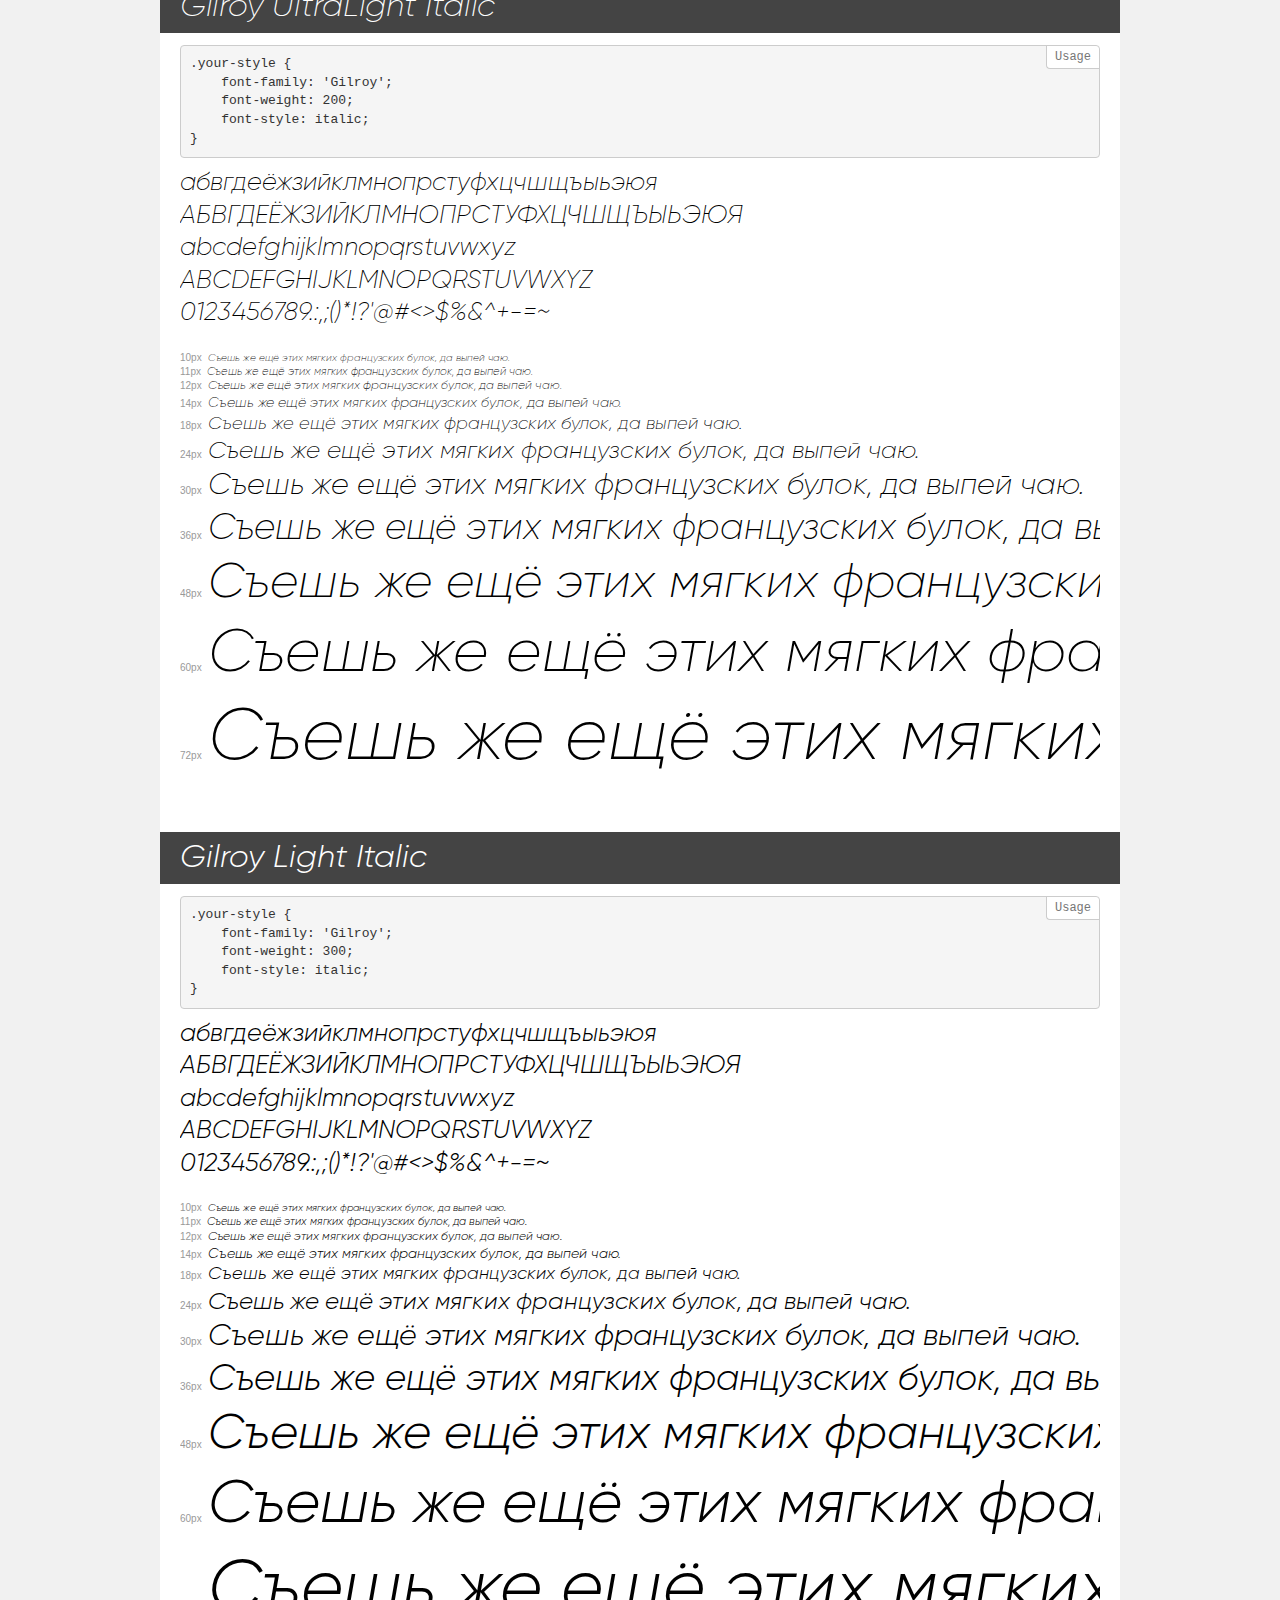
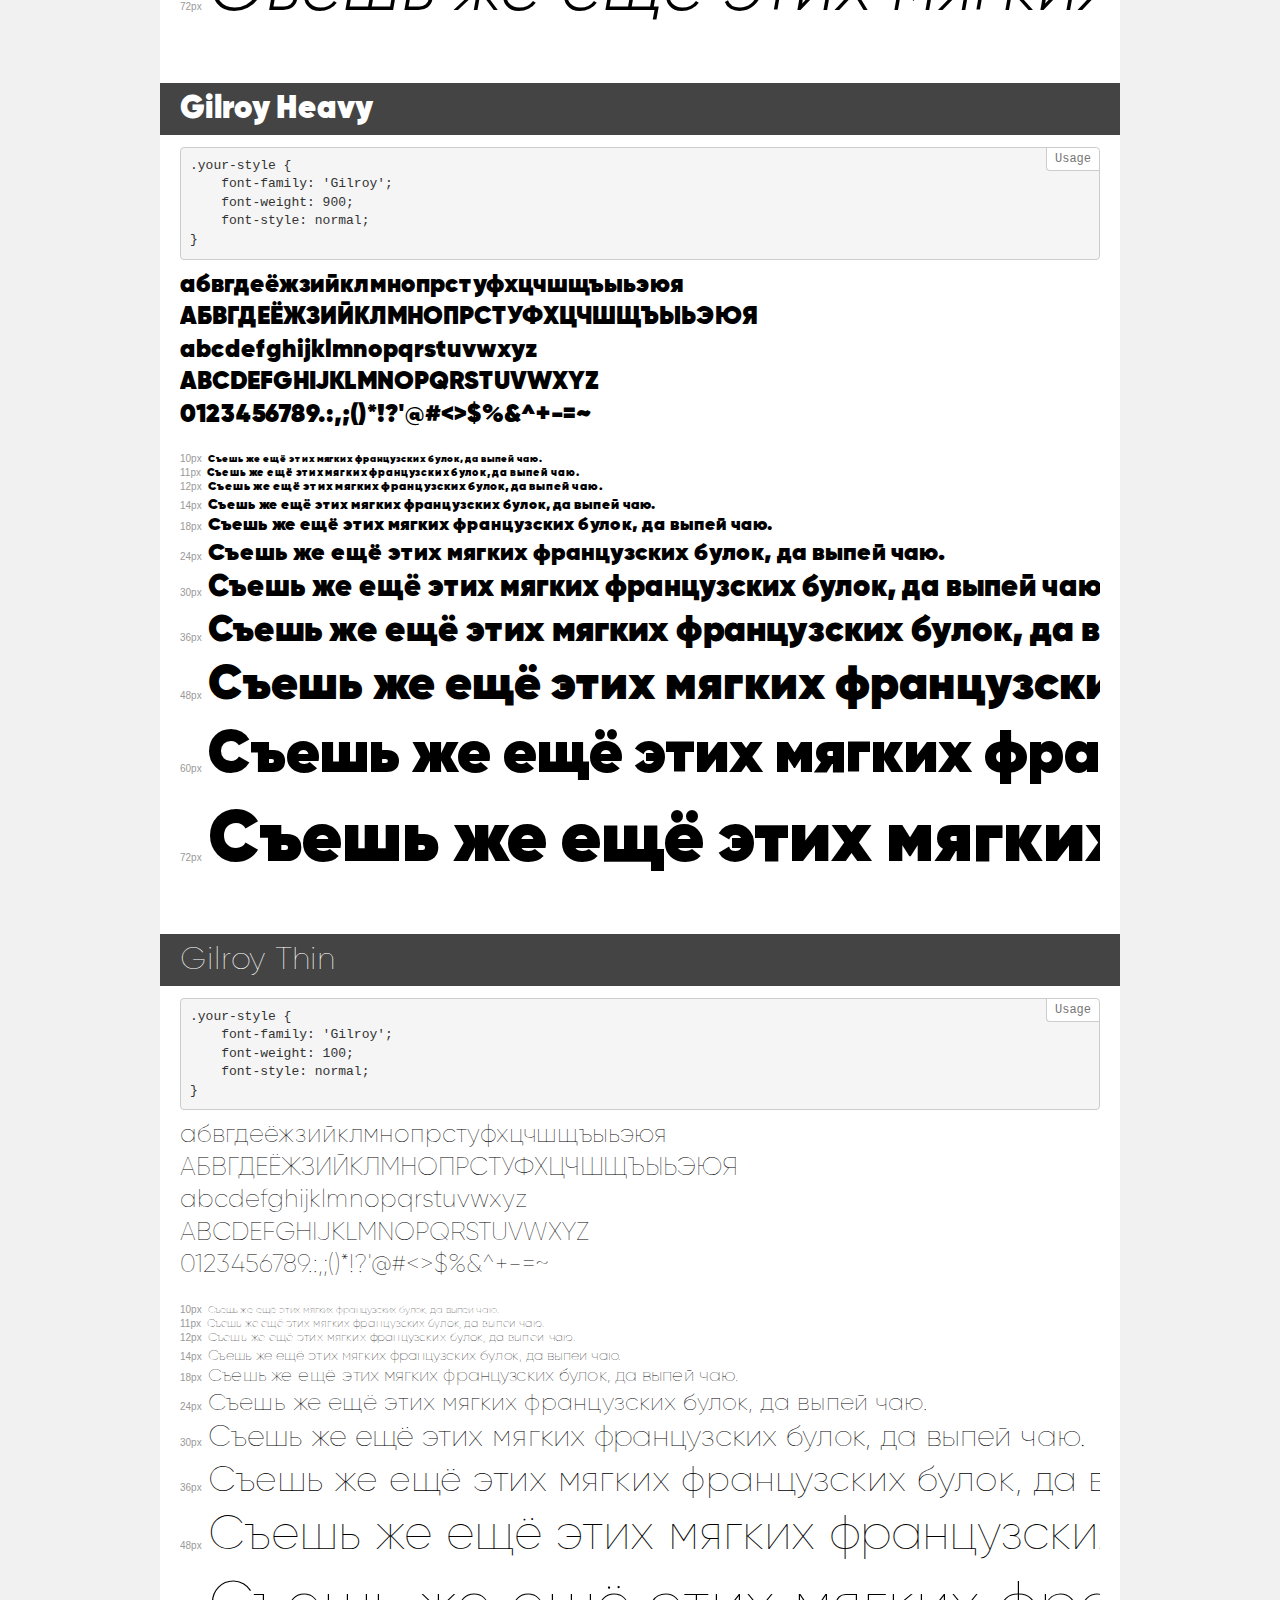
<file: fonts/Gilroy/demo.html>
<!DOCTYPE html>
<html>
<head>
    <meta charset="utf-8">
    <meta http-equiv="X-UA-Compatible" content="IE=edge">
    <meta name="viewport" content="width=device-width, initial-scale=1">
    <meta name="robots" content="noindex, noarchive">
    <meta name="format-detection" content="telephone=no">
    <title>Transfonter demo</title>
    <link href="stylesheet.css" rel="stylesheet">
    <style>
        /*
        http://meyerweb.com/eric/tools/css/reset/
        v2.0 | 20110126
        License: none (public domain)
        */
        html, body, div, span, applet, object, iframe,
        h1, h2, h3, h4, h5, h6, p, blockquote, pre,
        a, abbr, acronym, address, big, cite, code,
        del, dfn, em, img, ins, kbd, q, s, samp,
        small, strike, strong, sub, sup, tt, var,
        b, u, i, center,
        dl, dt, dd, ol, ul, li,
        fieldset, form, label, legend,
        table, caption, tbody, tfoot, thead, tr, th, td,
        article, aside, canvas, details, embed,
        figure, figcaption, footer, header, hgroup,
        menu, nav, output, ruby, section, summary,
        time, mark, audio, video {
            margin: 0;
            padding: 0;
            border: 0;
            font-size: 100%;
            font: inherit;
            vertical-align: baseline;
        }
        /* HTML5 display-role reset for older browsers */
        article, aside, details, figcaption, figure,
        footer, header, hgroup, menu, nav, section {
            display: block;
        }
        body {
            line-height: 1;
        }
        ol, ul {
            list-style: none;
        }
        blockquote, q {
            quotes: none;
        }
        blockquote:before, blockquote:after,
        q:before, q:after {
            content: '';
            content: none;
        }
        table {
            border-collapse: collapse;
            border-spacing: 0;
        }
        /* common styles */
        body {
            background: #f1f1f1;
            color: #000;
        }
        .page {
            background: #fff;
            width: 920px;
            margin: 0 auto;
            padding: 20px 20px 0 20px;
            overflow: hidden;
        }
        .font-container {
            overflow-x: auto;
            overflow-y: hidden;
            margin-bottom: 40px;
            line-height: 1.3;
            white-space: nowrap;
            padding-bottom: 5px;
        }
        h1 {
            position: relative;
            background: #444;
            font-size: 32px;
            color: #fff;
            padding: 10px 20px;
            margin: 0 -20px 12px -20px;
        }
        .letters {
            font-size: 25px;
            margin-bottom: 20px;
        }
        .s10:before {
            content: '10px';
        }
        .s11:before {
            content: '11px';
        }
        .s12:before {
            content: '12px';
        }
        .s14:before {
            content: '14px';
        }
        .s18:before {
            content: '18px';
        }
        .s24:before {
            content: '24px';
        }
        .s30:before {
            content: '30px';
        }
        .s36:before {
            content: '36px';
        }
        .s48:before {
            content: '48px';
        }
        .s60:before {
            content: '60px';
        }
        .s72:before {
            content: '72px';
        }
        .s10:before, .s11:before, .s12:before, .s14:before,
        .s18:before, .s24:before, .s30:before, .s36:before,
        .s48:before, .s60:before, .s72:before {
            font-family: Arial, sans-serif;
            font-size: 10px;
            font-weight: normal;
            font-style: normal;
            color: #999;
            padding-right: 6px;
        }
        pre {
            display: block;
            position: relative;
            padding: 9px;
            margin: 0 0 10px;
            font-family: Monaco, Menlo, Consolas, "Courier New", monospace !important;
            font-size: 13px;
            line-height: 1.428571429;
            color: #333;
            font-weight: normal !important;
            font-style: normal !important;
            background-color: #f5f5f5;
            border: 1px solid #ccc;
            overflow-x: auto;
            border-radius: 4px;
        }
        pre:after {
            display: block;
            position: absolute;
            right: 0;
            top: 0;
            content: 'Usage';
            line-height: 1;
            padding: 5px 8px;
            font-size: 12px;
            color: #767676;
            background-color: #fff;
            border: 1px solid #ccc;
            border-right: none;
            border-top: none;
            border-radius: 0 4px 0 4px;
            z-index: 10;
        }
        /* responsive */
        @media (max-width: 959px) {
            .page {
                width: auto;
                margin: 0;
            }
        }
    </style>
</head>
<body>
<div class="page">
    <div class="demo" style="font-family: 'Gilroy'; font-weight: normal; font-style: normal;">
        <h1>Gilroy Regular</h1>
        <pre>.your-style {
    font-family: 'Gilroy';
    font-weight: normal;
    font-style: normal;
}</pre>
        <div class="font-container">
            <p class="letters">
                абвгдеёжзийклмнопрстуфхцчшщъыьэюя<br>
АБВГДЕЁЖЗИЙКЛМНОПРСТУФХЦЧШЩЪЫЬЭЮЯ<br>
abcdefghijklmnopqrstuvwxyz<br>
ABCDEFGHIJKLMNOPQRSTUVWXYZ<br>
                0123456789.:,;()*!?'@#<>$%&^+-=~
            </p>
            <p class="s10" style="font-size: 10px;">Съешь же ещё этих мягких французских булок, да выпей чаю.</p>
            <p class="s11" style="font-size: 11px;">Съешь же ещё этих мягких французских булок, да выпей чаю.</p>
            <p class="s12" style="font-size: 12px;">Съешь же ещё этих мягких французских булок, да выпей чаю.</p>
            <p class="s14" style="font-size: 14px;">Съешь же ещё этих мягких французских булок, да выпей чаю.</p>
            <p class="s18" style="font-size: 18px;">Съешь же ещё этих мягких французских булок, да выпей чаю.</p>
            <p class="s24" style="font-size: 24px;">Съешь же ещё этих мягких французских булок, да выпей чаю.</p>
            <p class="s30" style="font-size: 30px;">Съешь же ещё этих мягких французских булок, да выпей чаю.</p>
            <p class="s36" style="font-size: 36px;">Съешь же ещё этих мягких французских булок, да выпей чаю.</p>
            <p class="s48" style="font-size: 48px;">Съешь же ещё этих мягких французских булок, да выпей чаю.</p>
            <p class="s60" style="font-size: 60px;">Съешь же ещё этих мягких французских булок, да выпей чаю.</p>
            <p class="s72" style="font-size: 72px;">Съешь же ещё этих мягких французских булок, да выпей чаю.</p>
        </div>
    </div>
    <div class="demo" style="font-family: 'Gilroy'; font-weight: 800; font-style: italic;">
        <h1>Gilroy Extrabold Italic</h1>
        <pre>.your-style {
    font-family: 'Gilroy';
    font-weight: 800;
    font-style: italic;
}</pre>
        <div class="font-container">
            <p class="letters">
                абвгдеёжзийклмнопрстуфхцчшщъыьэюя<br>
АБВГДЕЁЖЗИЙКЛМНОПРСТУФХЦЧШЩЪЫЬЭЮЯ<br>
abcdefghijklmnopqrstuvwxyz<br>
ABCDEFGHIJKLMNOPQRSTUVWXYZ<br>
                0123456789.:,;()*!?'@#<>$%&^+-=~
            </p>
            <p class="s10" style="font-size: 10px;">Съешь же ещё этих мягких французских булок, да выпей чаю.</p>
            <p class="s11" style="font-size: 11px;">Съешь же ещё этих мягких французских булок, да выпей чаю.</p>
            <p class="s12" style="font-size: 12px;">Съешь же ещё этих мягких французских булок, да выпей чаю.</p>
            <p class="s14" style="font-size: 14px;">Съешь же ещё этих мягких французских булок, да выпей чаю.</p>
            <p class="s18" style="font-size: 18px;">Съешь же ещё этих мягких французских булок, да выпей чаю.</p>
            <p class="s24" style="font-size: 24px;">Съешь же ещё этих мягких французских булок, да выпей чаю.</p>
            <p class="s30" style="font-size: 30px;">Съешь же ещё этих мягких французских булок, да выпей чаю.</p>
            <p class="s36" style="font-size: 36px;">Съешь же ещё этих мягких французских булок, да выпей чаю.</p>
            <p class="s48" style="font-size: 48px;">Съешь же ещё этих мягких французских булок, да выпей чаю.</p>
            <p class="s60" style="font-size: 60px;">Съешь же ещё этих мягких французских булок, да выпей чаю.</p>
            <p class="s72" style="font-size: 72px;">Съешь же ещё этих мягких французских булок, да выпей чаю.</p>
        </div>
    </div>
    <div class="demo" style="font-family: 'Gilroy'; font-weight: bold; font-style: normal;">
        <h1>Gilroy Bold</h1>
        <pre>.your-style {
    font-family: 'Gilroy';
    font-weight: bold;
    font-style: normal;
}</pre>
        <div class="font-container">
            <p class="letters">
                абвгдеёжзийклмнопрстуфхцчшщъыьэюя<br>
АБВГДЕЁЖЗИЙКЛМНОПРСТУФХЦЧШЩЪЫЬЭЮЯ<br>
abcdefghijklmnopqrstuvwxyz<br>
ABCDEFGHIJKLMNOPQRSTUVWXYZ<br>
                0123456789.:,;()*!?'@#<>$%&^+-=~
            </p>
            <p class="s10" style="font-size: 10px;">Съешь же ещё этих мягких французских булок, да выпей чаю.</p>
            <p class="s11" style="font-size: 11px;">Съешь же ещё этих мягких французских булок, да выпей чаю.</p>
            <p class="s12" style="font-size: 12px;">Съешь же ещё этих мягких французских булок, да выпей чаю.</p>
            <p class="s14" style="font-size: 14px;">Съешь же ещё этих мягких французских булок, да выпей чаю.</p>
            <p class="s18" style="font-size: 18px;">Съешь же ещё этих мягких французских булок, да выпей чаю.</p>
            <p class="s24" style="font-size: 24px;">Съешь же ещё этих мягких французских булок, да выпей чаю.</p>
            <p class="s30" style="font-size: 30px;">Съешь же ещё этих мягких французских булок, да выпей чаю.</p>
            <p class="s36" style="font-size: 36px;">Съешь же ещё этих мягких французских булок, да выпей чаю.</p>
            <p class="s48" style="font-size: 48px;">Съешь же ещё этих мягких французских булок, да выпей чаю.</p>
            <p class="s60" style="font-size: 60px;">Съешь же ещё этих мягких французских булок, да выпей чаю.</p>
            <p class="s72" style="font-size: 72px;">Съешь же ещё этих мягких французских булок, да выпей чаю.</p>
        </div>
    </div>
    <div class="demo" style="font-family: 'Gilroy'; font-weight: 900; font-style: normal;">
        <h1>Gilroy Black</h1>
        <pre>.your-style {
    font-family: 'Gilroy';
    font-weight: 900;
    font-style: normal;
}</pre>
        <div class="font-container">
            <p class="letters">
                абвгдеёжзийклмнопрстуфхцчшщъыьэюя<br>
АБВГДЕЁЖЗИЙКЛМНОПРСТУФХЦЧШЩЪЫЬЭЮЯ<br>
abcdefghijklmnopqrstuvwxyz<br>
ABCDEFGHIJKLMNOPQRSTUVWXYZ<br>
                0123456789.:,;()*!?'@#<>$%&^+-=~
            </p>
            <p class="s10" style="font-size: 10px;">Съешь же ещё этих мягких французских булок, да выпей чаю.</p>
            <p class="s11" style="font-size: 11px;">Съешь же ещё этих мягких французских булок, да выпей чаю.</p>
            <p class="s12" style="font-size: 12px;">Съешь же ещё этих мягких французских булок, да выпей чаю.</p>
            <p class="s14" style="font-size: 14px;">Съешь же ещё этих мягких французских булок, да выпей чаю.</p>
            <p class="s18" style="font-size: 18px;">Съешь же ещё этих мягких французских булок, да выпей чаю.</p>
            <p class="s24" style="font-size: 24px;">Съешь же ещё этих мягких французских булок, да выпей чаю.</p>
            <p class="s30" style="font-size: 30px;">Съешь же ещё этих мягких французских булок, да выпей чаю.</p>
            <p class="s36" style="font-size: 36px;">Съешь же ещё этих мягких французских булок, да выпей чаю.</p>
            <p class="s48" style="font-size: 48px;">Съешь же ещё этих мягких французских булок, да выпей чаю.</p>
            <p class="s60" style="font-size: 60px;">Съешь же ещё этих мягких французских булок, да выпей чаю.</p>
            <p class="s72" style="font-size: 72px;">Съешь же ещё этих мягких французских булок, да выпей чаю.</p>
        </div>
    </div>
    <div class="demo" style="font-family: 'Gilroy'; font-weight: 300; font-style: normal;">
        <h1>Gilroy Light</h1>
        <pre>.your-style {
    font-family: 'Gilroy';
    font-weight: 300;
    font-style: normal;
}</pre>
        <div class="font-container">
            <p class="letters">
                абвгдеёжзийклмнопрстуфхцчшщъыьэюя<br>
АБВГДЕЁЖЗИЙКЛМНОПРСТУФХЦЧШЩЪЫЬЭЮЯ<br>
abcdefghijklmnopqrstuvwxyz<br>
ABCDEFGHIJKLMNOPQRSTUVWXYZ<br>
                0123456789.:,;()*!?'@#<>$%&^+-=~
            </p>
            <p class="s10" style="font-size: 10px;">Съешь же ещё этих мягких французских булок, да выпей чаю.</p>
            <p class="s11" style="font-size: 11px;">Съешь же ещё этих мягких французских булок, да выпей чаю.</p>
            <p class="s12" style="font-size: 12px;">Съешь же ещё этих мягких французских булок, да выпей чаю.</p>
            <p class="s14" style="font-size: 14px;">Съешь же ещё этих мягких французских булок, да выпей чаю.</p>
            <p class="s18" style="font-size: 18px;">Съешь же ещё этих мягких французских булок, да выпей чаю.</p>
            <p class="s24" style="font-size: 24px;">Съешь же ещё этих мягких французских булок, да выпей чаю.</p>
            <p class="s30" style="font-size: 30px;">Съешь же ещё этих мягких французских булок, да выпей чаю.</p>
            <p class="s36" style="font-size: 36px;">Съешь же ещё этих мягких французских булок, да выпей чаю.</p>
            <p class="s48" style="font-size: 48px;">Съешь же ещё этих мягких французских булок, да выпей чаю.</p>
            <p class="s60" style="font-size: 60px;">Съешь же ещё этих мягких французских булок, да выпей чаю.</p>
            <p class="s72" style="font-size: 72px;">Съешь же ещё этих мягких французских булок, да выпей чаю.</p>
        </div>
    </div>
    <div class="demo" style="font-family: 'Gilroy'; font-weight: 600; font-style: normal;">
        <h1>Gilroy Semibold</h1>
        <pre>.your-style {
    font-family: 'Gilroy';
    font-weight: 600;
    font-style: normal;
}</pre>
        <div class="font-container">
            <p class="letters">
                абвгдеёжзийклмнопрстуфхцчшщъыьэюя<br>
АБВГДЕЁЖЗИЙКЛМНОПРСТУФХЦЧШЩЪЫЬЭЮЯ<br>
abcdefghijklmnopqrstuvwxyz<br>
ABCDEFGHIJKLMNOPQRSTUVWXYZ<br>
                0123456789.:,;()*!?'@#<>$%&^+-=~
            </p>
            <p class="s10" style="font-size: 10px;">Съешь же ещё этих мягких французских булок, да выпей чаю.</p>
            <p class="s11" style="font-size: 11px;">Съешь же ещё этих мягких французских булок, да выпей чаю.</p>
            <p class="s12" style="font-size: 12px;">Съешь же ещё этих мягких французских булок, да выпей чаю.</p>
            <p class="s14" style="font-size: 14px;">Съешь же ещё этих мягких французских булок, да выпей чаю.</p>
            <p class="s18" style="font-size: 18px;">Съешь же ещё этих мягких французских булок, да выпей чаю.</p>
            <p class="s24" style="font-size: 24px;">Съешь же ещё этих мягких французских булок, да выпей чаю.</p>
            <p class="s30" style="font-size: 30px;">Съешь же ещё этих мягких французских булок, да выпей чаю.</p>
            <p class="s36" style="font-size: 36px;">Съешь же ещё этих мягких французских булок, да выпей чаю.</p>
            <p class="s48" style="font-size: 48px;">Съешь же ещё этих мягких французских булок, да выпей чаю.</p>
            <p class="s60" style="font-size: 60px;">Съешь же ещё этих мягких французских булок, да выпей чаю.</p>
            <p class="s72" style="font-size: 72px;">Съешь же ещё этих мягких французских булок, да выпей чаю.</p>
        </div>
    </div>
    <div class="demo" style="font-family: 'Gilroy'; font-weight: 500; font-style: normal;">
        <h1>Gilroy Medium</h1>
        <pre>.your-style {
    font-family: 'Gilroy';
    font-weight: 500;
    font-style: normal;
}</pre>
        <div class="font-container">
            <p class="letters">
                абвгдеёжзийклмнопрстуфхцчшщъыьэюя<br>
АБВГДЕЁЖЗИЙКЛМНОПРСТУФХЦЧШЩЪЫЬЭЮЯ<br>
abcdefghijklmnopqrstuvwxyz<br>
ABCDEFGHIJKLMNOPQRSTUVWXYZ<br>
                0123456789.:,;()*!?'@#<>$%&^+-=~
            </p>
            <p class="s10" style="font-size: 10px;">Съешь же ещё этих мягких французских булок, да выпей чаю.</p>
            <p class="s11" style="font-size: 11px;">Съешь же ещё этих мягких французских булок, да выпей чаю.</p>
            <p class="s12" style="font-size: 12px;">Съешь же ещё этих мягких французских булок, да выпей чаю.</p>
            <p class="s14" style="font-size: 14px;">Съешь же ещё этих мягких французских булок, да выпей чаю.</p>
            <p class="s18" style="font-size: 18px;">Съешь же ещё этих мягких французских булок, да выпей чаю.</p>
            <p class="s24" style="font-size: 24px;">Съешь же ещё этих мягких французских булок, да выпей чаю.</p>
            <p class="s30" style="font-size: 30px;">Съешь же ещё этих мягких французских булок, да выпей чаю.</p>
            <p class="s36" style="font-size: 36px;">Съешь же ещё этих мягких французских булок, да выпей чаю.</p>
            <p class="s48" style="font-size: 48px;">Съешь же ещё этих мягких французских булок, да выпей чаю.</p>
            <p class="s60" style="font-size: 60px;">Съешь же ещё этих мягких французских булок, да выпей чаю.</p>
            <p class="s72" style="font-size: 72px;">Съешь же ещё этих мягких французских булок, да выпей чаю.</p>
        </div>
    </div>
    <div class="demo" style="font-family: 'Gilroy'; font-weight: 500; font-style: italic;">
        <h1>Gilroy Medium Italic</h1>
        <pre>.your-style {
    font-family: 'Gilroy';
    font-weight: 500;
    font-style: italic;
}</pre>
        <div class="font-container">
            <p class="letters">
                абвгдеёжзийклмнопрстуфхцчшщъыьэюя<br>
АБВГДЕЁЖЗИЙКЛМНОПРСТУФХЦЧШЩЪЫЬЭЮЯ<br>
abcdefghijklmnopqrstuvwxyz<br>
ABCDEFGHIJKLMNOPQRSTUVWXYZ<br>
                0123456789.:,;()*!?'@#<>$%&^+-=~
            </p>
            <p class="s10" style="font-size: 10px;">Съешь же ещё этих мягких французских булок, да выпей чаю.</p>
            <p class="s11" style="font-size: 11px;">Съешь же ещё этих мягких французских булок, да выпей чаю.</p>
            <p class="s12" style="font-size: 12px;">Съешь же ещё этих мягких французских булок, да выпей чаю.</p>
            <p class="s14" style="font-size: 14px;">Съешь же ещё этих мягких французских булок, да выпей чаю.</p>
            <p class="s18" style="font-size: 18px;">Съешь же ещё этих мягких французских булок, да выпей чаю.</p>
            <p class="s24" style="font-size: 24px;">Съешь же ещё этих мягких французских булок, да выпей чаю.</p>
            <p class="s30" style="font-size: 30px;">Съешь же ещё этих мягких французских булок, да выпей чаю.</p>
            <p class="s36" style="font-size: 36px;">Съешь же ещё этих мягких французских булок, да выпей чаю.</p>
            <p class="s48" style="font-size: 48px;">Съешь же ещё этих мягких французских булок, да выпей чаю.</p>
            <p class="s60" style="font-size: 60px;">Съешь же ещё этих мягких французских булок, да выпей чаю.</p>
            <p class="s72" style="font-size: 72px;">Съешь же ещё этих мягких французских булок, да выпей чаю.</p>
        </div>
    </div>
    <div class="demo" style="font-family: 'Gilroy'; font-weight: 900; font-style: italic;">
        <h1>Gilroy Black Italic</h1>
        <pre>.your-style {
    font-family: 'Gilroy';
    font-weight: 900;
    font-style: italic;
}</pre>
        <div class="font-container">
            <p class="letters">
                абвгдеёжзийклмнопрстуфхцчшщъыьэюя<br>
АБВГДЕЁЖЗИЙКЛМНОПРСТУФХЦЧШЩЪЫЬЭЮЯ<br>
abcdefghijklmnopqrstuvwxyz<br>
ABCDEFGHIJKLMNOPQRSTUVWXYZ<br>
                0123456789.:,;()*!?'@#<>$%&^+-=~
            </p>
            <p class="s10" style="font-size: 10px;">Съешь же ещё этих мягких французских булок, да выпей чаю.</p>
            <p class="s11" style="font-size: 11px;">Съешь же ещё этих мягких французских булок, да выпей чаю.</p>
            <p class="s12" style="font-size: 12px;">Съешь же ещё этих мягких французских булок, да выпей чаю.</p>
            <p class="s14" style="font-size: 14px;">Съешь же ещё этих мягких французских булок, да выпей чаю.</p>
            <p class="s18" style="font-size: 18px;">Съешь же ещё этих мягких французских булок, да выпей чаю.</p>
            <p class="s24" style="font-size: 24px;">Съешь же ещё этих мягких французских булок, да выпей чаю.</p>
            <p class="s30" style="font-size: 30px;">Съешь же ещё этих мягких французских булок, да выпей чаю.</p>
            <p class="s36" style="font-size: 36px;">Съешь же ещё этих мягких французских булок, да выпей чаю.</p>
            <p class="s48" style="font-size: 48px;">Съешь же ещё этих мягких французских булок, да выпей чаю.</p>
            <p class="s60" style="font-size: 60px;">Съешь же ещё этих мягких французских булок, да выпей чаю.</p>
            <p class="s72" style="font-size: 72px;">Съешь же ещё этих мягких французских булок, да выпей чаю.</p>
        </div>
    </div>
    <div class="demo" style="font-family: 'Gilroy'; font-weight: 200; font-style: normal;">
        <h1>Gilroy UltraLight</h1>
        <pre>.your-style {
    font-family: 'Gilroy';
    font-weight: 200;
    font-style: normal;
}</pre>
        <div class="font-container">
            <p class="letters">
                абвгдеёжзийклмнопрстуфхцчшщъыьэюя<br>
АБВГДЕЁЖЗИЙКЛМНОПРСТУФХЦЧШЩЪЫЬЭЮЯ<br>
abcdefghijklmnopqrstuvwxyz<br>
ABCDEFGHIJKLMNOPQRSTUVWXYZ<br>
                0123456789.:,;()*!?'@#<>$%&^+-=~
            </p>
            <p class="s10" style="font-size: 10px;">Съешь же ещё этих мягких французских булок, да выпей чаю.</p>
            <p class="s11" style="font-size: 11px;">Съешь же ещё этих мягких французских булок, да выпей чаю.</p>
            <p class="s12" style="font-size: 12px;">Съешь же ещё этих мягких французских булок, да выпей чаю.</p>
            <p class="s14" style="font-size: 14px;">Съешь же ещё этих мягких французских булок, да выпей чаю.</p>
            <p class="s18" style="font-size: 18px;">Съешь же ещё этих мягких французских булок, да выпей чаю.</p>
            <p class="s24" style="font-size: 24px;">Съешь же ещё этих мягких французских булок, да выпей чаю.</p>
            <p class="s30" style="font-size: 30px;">Съешь же ещё этих мягких французских булок, да выпей чаю.</p>
            <p class="s36" style="font-size: 36px;">Съешь же ещё этих мягких французских булок, да выпей чаю.</p>
            <p class="s48" style="font-size: 48px;">Съешь же ещё этих мягких французских булок, да выпей чаю.</p>
            <p class="s60" style="font-size: 60px;">Съешь же ещё этих мягких французских булок, да выпей чаю.</p>
            <p class="s72" style="font-size: 72px;">Съешь же ещё этих мягких французских булок, да выпей чаю.</p>
        </div>
    </div>
    <div class="demo" style="font-family: 'Gilroy'; font-weight: normal; font-style: italic;">
        <h1>Gilroy Regular Italic</h1>
        <pre>.your-style {
    font-family: 'Gilroy';
    font-weight: normal;
    font-style: italic;
}</pre>
        <div class="font-container">
            <p class="letters">
                абвгдеёжзийклмнопрстуфхцчшщъыьэюя<br>
АБВГДЕЁЖЗИЙКЛМНОПРСТУФХЦЧШЩЪЫЬЭЮЯ<br>
abcdefghijklmnopqrstuvwxyz<br>
ABCDEFGHIJKLMNOPQRSTUVWXYZ<br>
                0123456789.:,;()*!?'@#<>$%&^+-=~
            </p>
            <p class="s10" style="font-size: 10px;">Съешь же ещё этих мягких французских булок, да выпей чаю.</p>
            <p class="s11" style="font-size: 11px;">Съешь же ещё этих мягких французских булок, да выпей чаю.</p>
            <p class="s12" style="font-size: 12px;">Съешь же ещё этих мягких французских булок, да выпей чаю.</p>
            <p class="s14" style="font-size: 14px;">Съешь же ещё этих мягких французских булок, да выпей чаю.</p>
            <p class="s18" style="font-size: 18px;">Съешь же ещё этих мягких французских булок, да выпей чаю.</p>
            <p class="s24" style="font-size: 24px;">Съешь же ещё этих мягких французских булок, да выпей чаю.</p>
            <p class="s30" style="font-size: 30px;">Съешь же ещё этих мягких французских булок, да выпей чаю.</p>
            <p class="s36" style="font-size: 36px;">Съешь же ещё этих мягких французских булок, да выпей чаю.</p>
            <p class="s48" style="font-size: 48px;">Съешь же ещё этих мягких французских булок, да выпей чаю.</p>
            <p class="s60" style="font-size: 60px;">Съешь же ещё этих мягких французских булок, да выпей чаю.</p>
            <p class="s72" style="font-size: 72px;">Съешь же ещё этих мягких французских булок, да выпей чаю.</p>
        </div>
    </div>
    <div class="demo" style="font-family: 'Gilroy'; font-weight: 600; font-style: italic;">
        <h1>Gilroy Semibold Italic</h1>
        <pre>.your-style {
    font-family: 'Gilroy';
    font-weight: 600;
    font-style: italic;
}</pre>
        <div class="font-container">
            <p class="letters">
                абвгдеёжзийклмнопрстуфхцчшщъыьэюя<br>
АБВГДЕЁЖЗИЙКЛМНОПРСТУФХЦЧШЩЪЫЬЭЮЯ<br>
abcdefghijklmnopqrstuvwxyz<br>
ABCDEFGHIJKLMNOPQRSTUVWXYZ<br>
                0123456789.:,;()*!?'@#<>$%&^+-=~
            </p>
            <p class="s10" style="font-size: 10px;">Съешь же ещё этих мягких французских булок, да выпей чаю.</p>
            <p class="s11" style="font-size: 11px;">Съешь же ещё этих мягких французских булок, да выпей чаю.</p>
            <p class="s12" style="font-size: 12px;">Съешь же ещё этих мягких французских булок, да выпей чаю.</p>
            <p class="s14" style="font-size: 14px;">Съешь же ещё этих мягких французских булок, да выпей чаю.</p>
            <p class="s18" style="font-size: 18px;">Съешь же ещё этих мягких французских булок, да выпей чаю.</p>
            <p class="s24" style="font-size: 24px;">Съешь же ещё этих мягких французских булок, да выпей чаю.</p>
            <p class="s30" style="font-size: 30px;">Съешь же ещё этих мягких французских булок, да выпей чаю.</p>
            <p class="s36" style="font-size: 36px;">Съешь же ещё этих мягких французских булок, да выпей чаю.</p>
            <p class="s48" style="font-size: 48px;">Съешь же ещё этих мягких французских булок, да выпей чаю.</p>
            <p class="s60" style="font-size: 60px;">Съешь же ещё этих мягких французских булок, да выпей чаю.</p>
            <p class="s72" style="font-size: 72px;">Съешь же ещё этих мягких французских булок, да выпей чаю.</p>
        </div>
    </div>
    <div class="demo" style="font-family: 'Gilroy'; font-weight: 900; font-style: italic;">
        <h1>Gilroy Heavy Italic</h1>
        <pre>.your-style {
    font-family: 'Gilroy';
    font-weight: 900;
    font-style: italic;
}</pre>
        <div class="font-container">
            <p class="letters">
                абвгдеёжзийклмнопрстуфхцчшщъыьэюя<br>
АБВГДЕЁЖЗИЙКЛМНОПРСТУФХЦЧШЩЪЫЬЭЮЯ<br>
abcdefghijklmnopqrstuvwxyz<br>
ABCDEFGHIJKLMNOPQRSTUVWXYZ<br>
                0123456789.:,;()*!?'@#<>$%&^+-=~
            </p>
            <p class="s10" style="font-size: 10px;">Съешь же ещё этих мягких французских булок, да выпей чаю.</p>
            <p class="s11" style="font-size: 11px;">Съешь же ещё этих мягких французских булок, да выпей чаю.</p>
            <p class="s12" style="font-size: 12px;">Съешь же ещё этих мягких французских булок, да выпей чаю.</p>
            <p class="s14" style="font-size: 14px;">Съешь же ещё этих мягких французских булок, да выпей чаю.</p>
            <p class="s18" style="font-size: 18px;">Съешь же ещё этих мягких французских булок, да выпей чаю.</p>
            <p class="s24" style="font-size: 24px;">Съешь же ещё этих мягких французских булок, да выпей чаю.</p>
            <p class="s30" style="font-size: 30px;">Съешь же ещё этих мягких французских булок, да выпей чаю.</p>
            <p class="s36" style="font-size: 36px;">Съешь же ещё этих мягких французских булок, да выпей чаю.</p>
            <p class="s48" style="font-size: 48px;">Съешь же ещё этих мягких французских булок, да выпей чаю.</p>
            <p class="s60" style="font-size: 60px;">Съешь же ещё этих мягких французских булок, да выпей чаю.</p>
            <p class="s72" style="font-size: 72px;">Съешь же ещё этих мягких французских булок, да выпей чаю.</p>
        </div>
    </div>
    <div class="demo" style="font-family: 'Gilroy'; font-weight: 800; font-style: normal;">
        <h1>Gilroy Extrabold</h1>
        <pre>.your-style {
    font-family: 'Gilroy';
    font-weight: 800;
    font-style: normal;
}</pre>
        <div class="font-container">
            <p class="letters">
                абвгдеёжзийклмнопрстуфхцчшщъыьэюя<br>
АБВГДЕЁЖЗИЙКЛМНОПРСТУФХЦЧШЩЪЫЬЭЮЯ<br>
abcdefghijklmnopqrstuvwxyz<br>
ABCDEFGHIJKLMNOPQRSTUVWXYZ<br>
                0123456789.:,;()*!?'@#<>$%&^+-=~
            </p>
            <p class="s10" style="font-size: 10px;">Съешь же ещё этих мягких французских булок, да выпей чаю.</p>
            <p class="s11" style="font-size: 11px;">Съешь же ещё этих мягких французских булок, да выпей чаю.</p>
            <p class="s12" style="font-size: 12px;">Съешь же ещё этих мягких французских булок, да выпей чаю.</p>
            <p class="s14" style="font-size: 14px;">Съешь же ещё этих мягких французских булок, да выпей чаю.</p>
            <p class="s18" style="font-size: 18px;">Съешь же ещё этих мягких французских булок, да выпей чаю.</p>
            <p class="s24" style="font-size: 24px;">Съешь же ещё этих мягких французских булок, да выпей чаю.</p>
            <p class="s30" style="font-size: 30px;">Съешь же ещё этих мягких французских булок, да выпей чаю.</p>
            <p class="s36" style="font-size: 36px;">Съешь же ещё этих мягких французских булок, да выпей чаю.</p>
            <p class="s48" style="font-size: 48px;">Съешь же ещё этих мягких французских булок, да выпей чаю.</p>
            <p class="s60" style="font-size: 60px;">Съешь же ещё этих мягких французских булок, да выпей чаю.</p>
            <p class="s72" style="font-size: 72px;">Съешь же ещё этих мягких французских булок, да выпей чаю.</p>
        </div>
    </div>
    <div class="demo" style="font-family: 'Gilroy'; font-weight: bold; font-style: italic;">
        <h1>Gilroy Bold Italic</h1>
        <pre>.your-style {
    font-family: 'Gilroy';
    font-weight: bold;
    font-style: italic;
}</pre>
        <div class="font-container">
            <p class="letters">
                абвгдеёжзийклмнопрстуфхцчшщъыьэюя<br>
АБВГДЕЁЖЗИЙКЛМНОПРСТУФХЦЧШЩЪЫЬЭЮЯ<br>
abcdefghijklmnopqrstuvwxyz<br>
ABCDEFGHIJKLMNOPQRSTUVWXYZ<br>
                0123456789.:,;()*!?'@#<>$%&^+-=~
            </p>
            <p class="s10" style="font-size: 10px;">Съешь же ещё этих мягких французских булок, да выпей чаю.</p>
            <p class="s11" style="font-size: 11px;">Съешь же ещё этих мягких французских булок, да выпей чаю.</p>
            <p class="s12" style="font-size: 12px;">Съешь же ещё этих мягких французских булок, да выпей чаю.</p>
            <p class="s14" style="font-size: 14px;">Съешь же ещё этих мягких французских булок, да выпей чаю.</p>
            <p class="s18" style="font-size: 18px;">Съешь же ещё этих мягких французских булок, да выпей чаю.</p>
            <p class="s24" style="font-size: 24px;">Съешь же ещё этих мягких французских булок, да выпей чаю.</p>
            <p class="s30" style="font-size: 30px;">Съешь же ещё этих мягких французских булок, да выпей чаю.</p>
            <p class="s36" style="font-size: 36px;">Съешь же ещё этих мягких французских булок, да выпей чаю.</p>
            <p class="s48" style="font-size: 48px;">Съешь же ещё этих мягких французских булок, да выпей чаю.</p>
            <p class="s60" style="font-size: 60px;">Съешь же ещё этих мягких французских булок, да выпей чаю.</p>
            <p class="s72" style="font-size: 72px;">Съешь же ещё этих мягких французских булок, да выпей чаю.</p>
        </div>
    </div>
    <div class="demo" style="font-family: 'Gilroy'; font-weight: 200; font-style: italic;">
        <h1>Gilroy UltraLight Italic</h1>
        <pre>.your-style {
    font-family: 'Gilroy';
    font-weight: 200;
    font-style: italic;
}</pre>
        <div class="font-container">
            <p class="letters">
                абвгдеёжзийклмнопрстуфхцчшщъыьэюя<br>
АБВГДЕЁЖЗИЙКЛМНОПРСТУФХЦЧШЩЪЫЬЭЮЯ<br>
abcdefghijklmnopqrstuvwxyz<br>
ABCDEFGHIJKLMNOPQRSTUVWXYZ<br>
                0123456789.:,;()*!?'@#<>$%&^+-=~
            </p>
            <p class="s10" style="font-size: 10px;">Съешь же ещё этих мягких французских булок, да выпей чаю.</p>
            <p class="s11" style="font-size: 11px;">Съешь же ещё этих мягких французских булок, да выпей чаю.</p>
            <p class="s12" style="font-size: 12px;">Съешь же ещё этих мягких французских булок, да выпей чаю.</p>
            <p class="s14" style="font-size: 14px;">Съешь же ещё этих мягких французских булок, да выпей чаю.</p>
            <p class="s18" style="font-size: 18px;">Съешь же ещё этих мягких французских булок, да выпей чаю.</p>
            <p class="s24" style="font-size: 24px;">Съешь же ещё этих мягких французских булок, да выпей чаю.</p>
            <p class="s30" style="font-size: 30px;">Съешь же ещё этих мягких французских булок, да выпей чаю.</p>
            <p class="s36" style="font-size: 36px;">Съешь же ещё этих мягких французских булок, да выпей чаю.</p>
            <p class="s48" style="font-size: 48px;">Съешь же ещё этих мягких французских булок, да выпей чаю.</p>
            <p class="s60" style="font-size: 60px;">Съешь же ещё этих мягких французских булок, да выпей чаю.</p>
            <p class="s72" style="font-size: 72px;">Съешь же ещё этих мягких французских булок, да выпей чаю.</p>
        </div>
    </div>
    <div class="demo" style="font-family: 'Gilroy'; font-weight: 300; font-style: italic;">
        <h1>Gilroy Light Italic</h1>
        <pre>.your-style {
    font-family: 'Gilroy';
    font-weight: 300;
    font-style: italic;
}</pre>
        <div class="font-container">
            <p class="letters">
                абвгдеёжзийклмнопрстуфхцчшщъыьэюя<br>
АБВГДЕЁЖЗИЙКЛМНОПРСТУФХЦЧШЩЪЫЬЭЮЯ<br>
abcdefghijklmnopqrstuvwxyz<br>
ABCDEFGHIJKLMNOPQRSTUVWXYZ<br>
                0123456789.:,;()*!?'@#<>$%&^+-=~
            </p>
            <p class="s10" style="font-size: 10px;">Съешь же ещё этих мягких французских булок, да выпей чаю.</p>
            <p class="s11" style="font-size: 11px;">Съешь же ещё этих мягких французских булок, да выпей чаю.</p>
            <p class="s12" style="font-size: 12px;">Съешь же ещё этих мягких французских булок, да выпей чаю.</p>
            <p class="s14" style="font-size: 14px;">Съешь же ещё этих мягких французских булок, да выпей чаю.</p>
            <p class="s18" style="font-size: 18px;">Съешь же ещё этих мягких французских булок, да выпей чаю.</p>
            <p class="s24" style="font-size: 24px;">Съешь же ещё этих мягких французских булок, да выпей чаю.</p>
            <p class="s30" style="font-size: 30px;">Съешь же ещё этих мягких французских булок, да выпей чаю.</p>
            <p class="s36" style="font-size: 36px;">Съешь же ещё этих мягких французских булок, да выпей чаю.</p>
            <p class="s48" style="font-size: 48px;">Съешь же ещё этих мягких французских булок, да выпей чаю.</p>
            <p class="s60" style="font-size: 60px;">Съешь же ещё этих мягких французских булок, да выпей чаю.</p>
            <p class="s72" style="font-size: 72px;">Съешь же ещё этих мягких французских булок, да выпей чаю.</p>
        </div>
    </div>
    <div class="demo" style="font-family: 'Gilroy'; font-weight: 900; font-style: normal;">
        <h1>Gilroy Heavy</h1>
        <pre>.your-style {
    font-family: 'Gilroy';
    font-weight: 900;
    font-style: normal;
}</pre>
        <div class="font-container">
            <p class="letters">
                абвгдеёжзийклмнопрстуфхцчшщъыьэюя<br>
АБВГДЕЁЖЗИЙКЛМНОПРСТУФХЦЧШЩЪЫЬЭЮЯ<br>
abcdefghijklmnopqrstuvwxyz<br>
ABCDEFGHIJKLMNOPQRSTUVWXYZ<br>
                0123456789.:,;()*!?'@#<>$%&^+-=~
            </p>
            <p class="s10" style="font-size: 10px;">Съешь же ещё этих мягких французских булок, да выпей чаю.</p>
            <p class="s11" style="font-size: 11px;">Съешь же ещё этих мягких французских булок, да выпей чаю.</p>
            <p class="s12" style="font-size: 12px;">Съешь же ещё этих мягких французских булок, да выпей чаю.</p>
            <p class="s14" style="font-size: 14px;">Съешь же ещё этих мягких французских булок, да выпей чаю.</p>
            <p class="s18" style="font-size: 18px;">Съешь же ещё этих мягких французских булок, да выпей чаю.</p>
            <p class="s24" style="font-size: 24px;">Съешь же ещё этих мягких французских булок, да выпей чаю.</p>
            <p class="s30" style="font-size: 30px;">Съешь же ещё этих мягких французских булок, да выпей чаю.</p>
            <p class="s36" style="font-size: 36px;">Съешь же ещё этих мягких французских булок, да выпей чаю.</p>
            <p class="s48" style="font-size: 48px;">Съешь же ещё этих мягких французских булок, да выпей чаю.</p>
            <p class="s60" style="font-size: 60px;">Съешь же ещё этих мягких французских булок, да выпей чаю.</p>
            <p class="s72" style="font-size: 72px;">Съешь же ещё этих мягких французских булок, да выпей чаю.</p>
        </div>
    </div>
    <div class="demo" style="font-family: 'Gilroy'; font-weight: 100; font-style: normal;">
        <h1>Gilroy Thin</h1>
        <pre>.your-style {
    font-family: 'Gilroy';
    font-weight: 100;
    font-style: normal;
}</pre>
        <div class="font-container">
            <p class="letters">
                абвгдеёжзийклмнопрстуфхцчшщъыьэюя<br>
АБВГДЕЁЖЗИЙКЛМНОПРСТУФХЦЧШЩЪЫЬЭЮЯ<br>
abcdefghijklmnopqrstuvwxyz<br>
ABCDEFGHIJKLMNOPQRSTUVWXYZ<br>
                0123456789.:,;()*!?'@#<>$%&^+-=~
            </p>
            <p class="s10" style="font-size: 10px;">Съешь же ещё этих мягких французских булок, да выпей чаю.</p>
            <p class="s11" style="font-size: 11px;">Съешь же ещё этих мягких французских булок, да выпей чаю.</p>
            <p class="s12" style="font-size: 12px;">Съешь же ещё этих мягких французских булок, да выпей чаю.</p>
            <p class="s14" style="font-size: 14px;">Съешь же ещё этих мягких французских булок, да выпей чаю.</p>
            <p class="s18" style="font-size: 18px;">Съешь же ещё этих мягких французских булок, да выпей чаю.</p>
            <p class="s24" style="font-size: 24px;">Съешь же ещё этих мягких французских булок, да выпей чаю.</p>
            <p class="s30" style="font-size: 30px;">Съешь же ещё этих мягких французских булок, да выпей чаю.</p>
            <p class="s36" style="font-size: 36px;">Съешь же ещё этих мягких французских булок, да выпей чаю.</p>
            <p class="s48" style="font-size: 48px;">Съешь же ещё этих мягких французских булок, да выпей чаю.</p>
            <p class="s60" style="font-size: 60px;">Съешь же ещё этих мягких французских булок, да выпей чаю.</p>
            <p class="s72" style="font-size: 72px;">Съешь же ещё этих мягких французских булок, да выпей чаю.</p>
        </div>
    </div>
    <div class="demo" style="font-family: 'Gilroy'; font-weight: 100; font-style: italic;">
        <h1>Gilroy Thin Italic</h1>
        <pre>.your-style {
    font-family: 'Gilroy';
    font-weight: 100;
    font-style: italic;
}</pre>
        <div class="font-container">
            <p class="letters">
                абвгдеёжзийклмнопрстуфхцчшщъыьэюя<br>
АБВГДЕЁЖЗИЙКЛМНОПРСТУФХЦЧШЩЪЫЬЭЮЯ<br>
abcdefghijklmnopqrstuvwxyz<br>
ABCDEFGHIJKLMNOPQRSTUVWXYZ<br>
                0123456789.:,;()*!?'@#<>$%&^+-=~
            </p>
            <p class="s10" style="font-size: 10px;">Съешь же ещё этих мягких французских булок, да выпей чаю.</p>
            <p class="s11" style="font-size: 11px;">Съешь же ещё этих мягких французских булок, да выпей чаю.</p>
            <p class="s12" style="font-size: 12px;">Съешь же ещё этих мягких французских булок, да выпей чаю.</p>
            <p class="s14" style="font-size: 14px;">Съешь же ещё этих мягких французских булок, да выпей чаю.</p>
            <p class="s18" style="font-size: 18px;">Съешь же ещё этих мягких французских булок, да выпей чаю.</p>
            <p class="s24" style="font-size: 24px;">Съешь же ещё этих мягких французских булок, да выпей чаю.</p>
            <p class="s30" style="font-size: 30px;">Съешь же ещё этих мягких французских булок, да выпей чаю.</p>
            <p class="s36" style="font-size: 36px;">Съешь же ещё этих мягких французских булок, да выпей чаю.</p>
            <p class="s48" style="font-size: 48px;">Съешь же ещё этих мягких французских булок, да выпей чаю.</p>
            <p class="s60" style="font-size: 60px;">Съешь же ещё этих мягких французских булок, да выпей чаю.</p>
            <p class="s72" style="font-size: 72px;">Съешь же ещё этих мягких французских булок, да выпей чаю.</p>
        </div>
    </div>
</div>
</body>
</html>
</file>
<file: css/main.css>
@charset "UTF-8";
:root {
  --font-family: "Gilroy", sans-serif;
  --second-family: "Unbounded", sans-serif;
  --green: #60ea05;
  --violet: #7e5af0;
  --white: #fff;
  --grey: #dddddd;
  --black: #000;
  --line: #d2cedb;
  --text: #49484b;
  --background: #f2effa;
  --footer-bg: #0b0b0c;
  --header-bg: #0b0b0c;
}

@font-face {
  font-family: "Gilroy";
  src: url("../fonts/Gilroy/Gilroy-Regular.woff2") format("woff2");
  font-weight: 400;
  font-style: normal;
  font-display: swap;
}
@font-face {
  font-family: "Gilroy";
  src: url("../fonts/Gilroy/Gilroy-Semibold.woff2") format("woff2");
  font-weight: 600;
  font-style: normal;
  font-display: swap;
}
@font-face {
  font-family: "Gilroy";
  src: url("../fonts/Gilroy/Gilroy-Bold.woff2") format("woff2");
  font-weight: 700;
  font-style: normal;
  font-display: swap;
}
@font-face {
  font-family: "Gilroy";
  src: url("../fonts/Gilroy/Gilroy-Medium.woff2") format("woff2");
  font-weight: 500;
  font-style: normal;
  font-display: swap;
}
@font-face {
  font-family: "Unbounded";
  src: url("../fonts/Unbounded/Unbounded-ExtraLight.ttf") format("woff2");
  font-weight: 300;
  font-style: normal;
  font-display: swap;
}
@font-face {
  font-family: "Unbounded";
  src: url("../fonts/Unbounded/Unbounded-Regular.ttf") format("woff2");
  font-weight: 400;
  font-style: normal;
  font-display: swap;
}
@font-face {
  font-family: "Unbounded";
  src: url("../fonts/Unbounded/Unbounded-Medium.ttf") format("woff2");
  font-weight: 500;
  font-style: normal;
  font-display: swap;
}
@font-face {
  font-family: "Unbounded";
  src: url("../fonts/unbounded-v7-cyrillic_latin-300.woff2") format("woff2");
  font-weight: 300;
  font-style: normal;
  font-display: swap;
}
@font-face {
  font-family: "Unbounded";
  src: url("../fonts/unbounded-v7-cyrillic_latin-regular.woff2") format("woff2");
  font-weight: 400;
  font-style: normal;
  font-display: swap;
}
@font-face {
  src: url("../fonts/Unbounded/unbounded-v7-cyrillic_latin-500.woff2") format("woff2");
  font-family: "Unbounded";
  font-weight: 500;
  font-style: normal;
  font-display: swap;
}
/*! normalize.css v8.0.1 | MIT License | github.com/necolas/normalize.css */
html {
  line-height: 1.15;
  -webkit-text-size-adjust: 100%;
}

body {
  margin: 0;
}

main {
  display: block;
}

h1 {
  font-size: 2em;
  margin: 0.67em 0;
}

hr {
  box-sizing: content-box;
  height: 0;
  overflow: visible;
}

pre {
  font-family: monospace, monospace;
  font-size: 1em;
}

a {
  background-color: rgba(0, 0, 0, 0);
}

abbr[title] {
  border-bottom: none;
  text-decoration: underline;
  -webkit-text-decoration: underline dotted;
          text-decoration: underline dotted;
}

b,
strong {
  font-weight: bolder;
}

code,
kbd,
samp {
  font-family: monospace, monospace;
  font-size: 1em;
}

small {
  font-size: 80%;
}

sub,
sup {
  font-size: 75%;
  line-height: 0;
  position: relative;
  vertical-align: baseline;
}

sub {
  bottom: -0.25em;
}

sup {
  top: -0.5em;
}

img {
  border-style: none;
}

button,
input,
optgroup,
select,
textarea {
  font-family: inherit;
  font-size: 100%;
  line-height: 1.15;
  margin: 0;
}

button,
input {
  overflow: visible;
}

button,
select {
  text-transform: none;
}

button,
[type=button],
[type=reset],
[type=submit] {
  -webkit-appearance: button;
}

button::-moz-focus-inner,
[type=button]::-moz-focus-inner,
[type=reset]::-moz-focus-inner,
[type=submit]::-moz-focus-inner {
  border-style: none;
  padding: 0;
}

button:-moz-focusring,
[type=button]:-moz-focusring,
[type=reset]:-moz-focusring,
[type=submit]:-moz-focusring {
  outline: 1px dotted ButtonText;
}

fieldset {
  padding: 0.35em 0.75em 0.625em;
}

legend {
  box-sizing: border-box;
  color: inherit;
  display: table;
  max-width: 100%;
  padding: 0;
  white-space: normal;
}

progress {
  vertical-align: baseline;
}

textarea {
  overflow: auto;
}

[type=checkbox],
[type=radio] {
  box-sizing: border-box;
  padding: 0;
}

[type=number]::-webkit-inner-spin-button,
[type=number]::-webkit-outer-spin-button {
  height: auto;
}

[type=search] {
  -webkit-appearance: textfield;
  outline-offset: -2px;
}

[type=search]::-webkit-search-decoration {
  -webkit-appearance: none;
}

::-webkit-file-upload-button {
  -webkit-appearance: button;
  font: inherit;
}

details {
  display: block;
}

summary {
  display: list-item;
}

template {
  display: none;
}

[hidden] {
  display: none;
}

html {
  box-sizing: border-box;
  height: 100%;
  scroll-behavior: smooth;
}

html *,
html *::before,
html *::after {
  box-sizing: border-box;
}

body {
  margin: 0;
  min-width: 375px;
  position: relative;
  overflow-x: hidden;
  font-style: normal;
  font-size: 16px;
  background-color: var(--background);
  color: var(--text);
  line-height: 1.5;
  max-width: 100%;
  width: 100%;
  font-family: var(--font-family);
  font-weight: 400;
}

img {
  height: auto;
  max-width: 100%;
  display: block;
}

figure {
  margin-inline: 0;
}

input,
textarea,
a,
select,
button {
  font-family: inherit;
  font-size: inherit;
  line-height: inherit;
  letter-spacing: inherit;
}

input,
textarea {
  max-width: 100%;
  width: 100%;
}

a {
  text-decoration: none;
  color: inherit;
  font-family: inherit;
  font-style: inherit;
  transition: all 0.3s ease;
}

a:hover {
  color: var(--green);
  transform: scale(1.1);
  text-decoration: none;
}

address {
  font-style: normal;
}

input::-webkit-outer-spin-button,
input::-webkit-inner-spin-button {
  -webkit-appearance: none;
}

textarea {
  resize: none;
}

svg * {
  transition-property: fill, stroke;
}

[class*=copyrights-pane] {
  display: none !important;
}

[data-simplebar] {
  max-width: 100%; /* Задает максимальную ширину для скроллируемой области */
  overflow-x: auto; /* Разрешает горизонтальный скролл */
}

.animation--open-menu {
  animation: slide-in-blurred-left 0.8s cubic-bezier(0.23, 1, 0.32, 1) both;
}

@keyframes slide-in-blurred-left {
  0% {
    transform: translateX(-1000px) scaleX(2.5) scaleY(0.2);
    transform-origin: 100% 50%;
    filter: blur(40px);
    opacity: 0;
  }
  100% {
    transform: translateX(0) scaleY(1) scaleX(1);
    transform-origin: 50% 50%;
    filter: blur(0);
    opacity: 1;
  }
}
.drop-down-menu {
  padding-bottom: 38px;
  padding-top: 10px;
  display: flex;
  justify-content: space-between;
  border-top: 1px solid rgba(255, 255, 255, 0.2);
}
.drop-down-menu__top {
  display: flex;
  justify-content: space-between;
}
.drop-down-menu__navigation {
  display: flex;
  gap: 100px;
}
.drop-down-menu__list {
  list-style: none;
  margin: 0;
  padding: 0;
}
.drop-down-menu__contacts {
  list-style: none;
  text-align: right;
  margin: 0;
  padding: 0;
  display: flex;
  flex-direction: column;
  gap: 15px;
}
.drop-down-menu__item {
  font-family: var(--font-family);
  font-weight: 600;
  font-size: 18px;
  line-height: 2.22;
  color: var(--white);
  white-space: nowrap;
}
.drop-down-menu__item--mod {
  font-weight: 400;
  font-size: 16px;
  line-height: 2;
  opacity: 0.7;
  position: relative;
}
.drop-down-menu__item--mod::after {
  position: absolute;
  content: "";
  top: 50%;
  left: -15%;
  width: 16px;
  height: 2px;
  background: var(--green);
}
.drop-down-menu__address {
  font-family: var(--font-family);
  font-weight: 600;
  font-size: 14px;
  line-height: 1.71;
  white-space: nowrap;
  color: var(--white);
}
.drop-down-menu .svg-gap {
  margin-right: 5px;
}
.drop-down-menu__phone {
  font-family: var(--font-family);
  font-weight: 700;
  font-size: 18px;
  line-height: 1.33;
  letter-spacing: 0.03em;
  color: var(--white);
  white-space: nowrap;
}
.drop-down-menu__time {
  margin: 0;
  padding: 0;
  font-family: var(--font-family);
  font-weight: 600;
  font-size: 14px;
  line-height: 1.71;
  color: var(--white);
}
.drop-down-menu__confidence {
  font-family: var(--font-family);
  font-weight: 400;
  font-size: 14px;
  line-height: 2.29;
  text-decoration: underline;
  -webkit-text-decoration-skip-ink: none;
          text-decoration-skip-ink: none;
  color: var(--white);
}
.drop-down-menu__bottom {
  display: flex;
  justify-content: space-between;
  align-items: center;
  margin-top: 20px;
}
.drop-down-menu__copyright {
  padding: 0;
  margin: 0;
  font-family: var(--font-family);
  font-weight: 400;
  font-size: 14px;
  line-height: 171%;
  color: var(--white);
}
.drop-down-menu__social-list {
  display: flex;
  justify-content: right;
  gap: 33px;
  list-style: none;
  color: var(--white);
}
.drop-down-menu__copyright span {
  color: #b5b5b6;
}
.drop-down-menu__logotype {
  min-width: 150px;
}

.hidden {
  display: none;
}

.button-menu {
  border-radius: 32px;
  background: var(--green);
  outline: none;
  border: none;
  cursor: pointer;
  transition: all 0.3s ease;
  min-width: 50px;
  height: 50px;
  display: flex;
  align-items: center;
  justify-content: center;
}

.button-menu:active {
  transform: scale(0.9);
  box-shadow: 0px 0px 5px 2px var(--violet);
}

.title {
  position: relative;
  margin: 0;
  margin-bottom: 24px;
  font-family: var(--second-family);
  font-weight: 500;
  font-size: 48px;
  line-height: 1.17;
  color: var(--black);
  text-shadow: 2px 2px 10px var(--black);
}
.title span {
  position: relative;
}
.title::before {
  content: "";
  position: absolute;
  top: 30px;
  left: -230px;
  width: 304px;
  height: 8px;
  background-color: var(--green);
}

.wrapper {
  max-width: 1920px;
  padding: 0 208px;
  margin: 0 auto;
}

@media (max-width: 1075px) {
  .wrapper {
    padding: 0 48px;
  }
}
@media (max-width: 768px) {
  .wrapper {
    width: 100%;
    padding: 0 40px;
  }
}
@media (max-width: 375px) {
  .wrapper {
    padding: 0 20px;
  }
}
.header {
  background-color: var(--header-bg);
}
.header__top {
  display: flex;
  justify-content: space-between;
  align-items: center;
  padding: 40px 0;
}
.header__top-left {
  display: flex;
  align-items: center;
}
.header__top-right {
  display: flex;
  align-items: center;
  gap: 24px;
}
.header__top-button {
  box-shadow: 0px 0px 2px 2px var(--white);
  border-radius: 32px;
  margin-left: 24px;
  min-width: 140px;
  height: 48px;
  font-family: var(--font-family);
  font-weight: 600;
  font-size: 14px;
  line-height: 171%;
  color: var(--white);
  display: flex;
  align-items: center;
  justify-content: center;
  background: transparent;
  transition: all 0.3s ease;
  cursor: pointer;
}
.header__top-button:hover {
  box-shadow: 0px 0px 2px 2px var(--green);
  background: var(--violet);
}
.header__logotype {
  min-width: 224px;
  margin-right: 32px;
}
.header__navigation {
  display: flex;
  align-items: center;
  color: var(--white);
  font-family: var(--font-family);
  font-weight: 600;
  font-size: 12px;
  line-height: 160%;
  text-transform: uppercase;
}
.header__navigation-image {
  background: var(--violet);
  border-radius: 100%;
  margin-right: 16px;
  display: flex;
  justify-content: center;
  align-items: center;
  min-width: 50px;
  height: 50px;
}
.header__navigation-top {
  display: flex;
  flex-wrap: wrap;
  align-items: center;
  margin-left: 16px;
}
.header__navigation-link {
  padding: 0px 16px;
  position: relative;
  white-space: nowrap;
  overflow: hidden;
}
.header__navigation-link::before {
  content: "";
  height: 1px;
  width: 0px;
  position: absolute;
  top: 0;
  right: 0;
  background: var(--green);
  transition: all 0.5s ease;
}
.header__navigation-link:hover::before {
  transform-origin: right;
  width: 100%;
}
.header__navigation-link::after {
  content: "";
  height: 1px;
  width: 0px;
  position: absolute;
  bottom: 0;
  left: 0;
  background: var(--green);
  transition: all 0.5s ease;
}
.header__navigation-link:hover::after {
  transform-origin: left;
  width: 100%;
}
.header__contacts {
  display: flex;
  flex-direction: column;
  gap: 8px;
}
.header__phone {
  font-family: var(--font-family);
  font-weight: 700;
  font-size: 14px;
  line-height: 1.33;
  letter-spacing: 0.03em;
  color: var(--white);
}
.header__phone:hover {
  color: var(--green);
}
.header__address {
  font-family: var(--font-family);
  font-weight: 600;
  font-size: 14px;
  line-height: 1.71;
  color: var(--white);
}
.header__address:hover {
  color: var(--green);
}

@media (max-width: 1075px) {
  .header__navigation-top {
    display: none;
  }
}
@media (max-width: 768) {
  .header__top-right {
    gap: 16px;
  }
  .header__top-button {
    margin-left: 0px;
  }
}
.footer {
  background-color: var(--footer-bg);
  padding-top: 48px;
  padding-bottom: 38px;
}
.footer__top {
  display: flex;
  justify-content: space-between;
}
.footer__navigation {
  display: flex;
  gap: 100px;
}
.footer__list {
  list-style: none;
  margin: 0;
  padding: 0;
}
.footer__contacts {
  list-style: none;
  text-align: right;
  display: flex;
  flex-direction: column;
  margin: 0;
  padding: 0;
  gap: 15px;
}
.footer__item {
  font-family: var(--font-family);
  font-weight: 600;
  font-size: 18px;
  line-height: 2.22;
  color: var(--white);
  white-space: nowrap;
}
.footer__item--mod {
  font-weight: 400;
  font-size: 16px;
  line-height: 2;
  color: rgba(255, 255, 255, 0.7);
  position: relative;
}
.footer__item--mod::after {
  position: absolute;
  content: "";
  top: 50%;
  left: -15%;
  width: 16px;
  height: 2px;
  background: var(--green);
}
.footer__item--mod-policy::after {
  position: absolute;
  content: "";
  top: 50%;
  left: -11%;
  width: 16px;
  height: 2px;
  background: var(--green);
}
.footer__address {
  font-family: var(--font-family);
  font-weight: 600;
  font-size: 14px;
  line-height: 1.71;
  white-space: nowrap;
  color: var(--white);
}
.footer__address:hover {
  color: var(--green);
}
.footer__phone {
  font-family: var(--font-family);
  font-weight: 700;
  font-size: 18px;
  line-height: 1.33;
  letter-spacing: 0.03em;
  color: var(--white);
  white-space: nowrap;
}
.footer__phone:hover {
  color: var(--green);
}
.footer__time {
  margin: 0;
  padding: 0;
  font-family: var(--font-family);
  font-weight: 600;
  font-size: 14px;
  line-height: 1.71;
  color: var(--white);
}
.footer__confidence {
  font-family: var(--font-family);
  font-weight: 400;
  font-size: 14px;
  line-height: 2.29;
  text-decoration: underline;
  -webkit-text-decoration-skip-ink: none;
          text-decoration-skip-ink: none;
  color: var(--white);
  position: relative;
  margin-left: 23px;
}
.footer__bottom {
  display: flex;
  justify-content: space-between;
  align-items: center;
  margin-top: 20px;
}
.footer__copyright {
  padding: 0;
  margin: 0;
  font-family: var(--font-family);
  font-weight: 400;
  font-size: 14px;
  line-height: 171%;
  color: var(--white);
}
.footer__copyright span {
  color: #b5b5b6;
}
.footer__logotype {
  min-width: 150px;
}
.footer .social-list {
  display: flex;
  justify-content: right;
  gap: 33px;
  list-style: none;
  color: var(--white);
}
.footer .social-list__item:hover {
  color: var(--green);
}

.svg--gap {
  display: flex;
  align-items: center;
  justify-content: right;
  gap: 5px;
}

.pnohe--gap {
  display: flex;
  align-items: center;
  justify-content: right;
  white-space: nowrap;
  gap: 5px;
}

.navigation {
  padding: 50px;
  background-color: bisque;
}

.navigation__description {
  margin: 0;
  margin-bottom: 20px;
  font-family: var(--font-family);
  font-weight: 500;
  font-size: 18px;
  color: var(--black);
}

.navigation__list {
  display: inline-block;
  margin: 0;
  padding: 0;
  font-family: var(--font-family);
  font-weight: 600;
  font-size: 15px;
  line-height: 1.6;
  list-style: none;
  text-transform: uppercase;
  text-decoration: none;
  color: var(--black);
}

.navigation__link {
  margin: 0 12px;
  padding: 12px 0;
  transition: all 0.2s ease;
  transform-origin: left;
}
.navigation__link:hover {
  color: var(--green);
  transform: scale(1.1);
  text-decoration: underline;
}
</file>
<file: fonts/Gilroy/stylesheet.css>
@font-face {
    font-family: 'Gilroy';
    src: url('Gilroy-Regular.eot');
    src: local('Gilroy Regular'), local('Gilroy-Regular'),
        url('Gilroy-Regular.eot?#iefix') format('embedded-opentype'),
        url('Gilroy-Regular.woff2') format('woff2'),
        url('Gilroy-Regular.woff') format('woff'),
        url('Gilroy-Regular.ttf') format('truetype');
    font-weight: normal;
    font-style: normal;
}

@font-face {
    font-family: 'Gilroy';
    src: url('Gilroy-ExtraboldItalic.eot');
    src: local('Gilroy Extrabold Italic'), local('Gilroy-ExtraboldItalic'),
        url('Gilroy-ExtraboldItalic.eot?#iefix') format('embedded-opentype'),
        url('Gilroy-ExtraboldItalic.woff2') format('woff2'),
        url('Gilroy-ExtraboldItalic.woff') format('woff'),
        url('Gilroy-ExtraboldItalic.ttf') format('truetype');
    font-weight: 800;
    font-style: italic;
}

@font-face {
    font-family: 'Gilroy';
    src: url('Gilroy-Bold.eot');
    src: local('Gilroy Bold'), local('Gilroy-Bold'),
        url('Gilroy-Bold.eot?#iefix') format('embedded-opentype'),
        url('Gilroy-Bold.woff2') format('woff2'),
        url('Gilroy-Bold.woff') format('woff'),
        url('Gilroy-Bold.ttf') format('truetype');
    font-weight: bold;
    font-style: normal;
}

@font-face {
    font-family: 'Gilroy';
    src: url('Gilroy-Black.eot');
    src: local('Gilroy Black'), local('Gilroy-Black'),
        url('Gilroy-Black.eot?#iefix') format('embedded-opentype'),
        url('Gilroy-Black.woff2') format('woff2'),
        url('Gilroy-Black.woff') format('woff'),
        url('Gilroy-Black.ttf') format('truetype');
    font-weight: 900;
    font-style: normal;
}

@font-face {
    font-family: 'Gilroy';
    src: url('Gilroy-Light.eot');
    src: local('Gilroy Light'), local('Gilroy-Light'),
        url('Gilroy-Light.eot?#iefix') format('embedded-opentype'),
        url('Gilroy-Light.woff2') format('woff2'),
        url('Gilroy-Light.woff') format('woff'),
        url('Gilroy-Light.ttf') format('truetype');
    font-weight: 300;
    font-style: normal;
}

@font-face {
    font-family: 'Gilroy';
    src: url('Gilroy-Semibold.eot');
    src: local('Gilroy Semibold'), local('Gilroy-Semibold'),
        url('Gilroy-Semibold.eot?#iefix') format('embedded-opentype'),
        url('Gilroy-Semibold.woff2') format('woff2'),
        url('Gilroy-Semibold.woff') format('woff'),
        url('Gilroy-Semibold.ttf') format('truetype');
    font-weight: 600;
    font-style: normal;
}

@font-face {
    font-family: 'Gilroy';
    src: url('Gilroy-Medium.eot');
    src: local('Gilroy Medium'), local('Gilroy-Medium'),
        url('Gilroy-Medium.eot?#iefix') format('embedded-opentype'),
        url('Gilroy-Medium.woff2') format('woff2'),
        url('Gilroy-Medium.woff') format('woff'),
        url('Gilroy-Medium.ttf') format('truetype');
    font-weight: 500;
    font-style: normal;
}

@font-face {
    font-family: 'Gilroy';
    src: url('Gilroy-MediumItalic.eot');
    src: local('Gilroy Medium Italic'), local('Gilroy-MediumItalic'),
        url('Gilroy-MediumItalic.eot?#iefix') format('embedded-opentype'),
        url('Gilroy-MediumItalic.woff2') format('woff2'),
        url('Gilroy-MediumItalic.woff') format('woff'),
        url('Gilroy-MediumItalic.ttf') format('truetype');
    font-weight: 500;
    font-style: italic;
}

@font-face {
    font-family: 'Gilroy';
    src: url('Gilroy-BlackItalic.eot');
    src: local('Gilroy Black Italic'), local('Gilroy-BlackItalic'),
        url('Gilroy-BlackItalic.eot?#iefix') format('embedded-opentype'),
        url('Gilroy-BlackItalic.woff2') format('woff2'),
        url('Gilroy-BlackItalic.woff') format('woff'),
        url('Gilroy-BlackItalic.ttf') format('truetype');
    font-weight: 900;
    font-style: italic;
}

@font-face {
    font-family: 'Gilroy';
    src: url('Gilroy-UltraLight.eot');
    src: local('Gilroy UltraLight'), local('Gilroy-UltraLight'),
        url('Gilroy-UltraLight.eot?#iefix') format('embedded-opentype'),
        url('Gilroy-UltraLight.woff2') format('woff2'),
        url('Gilroy-UltraLight.woff') format('woff'),
        url('Gilroy-UltraLight.ttf') format('truetype');
    font-weight: 200;
    font-style: normal;
}

@font-face {
    font-family: 'Gilroy';
    src: url('Gilroy-RegularItalic.eot');
    src: local('Gilroy Regular Italic'), local('Gilroy-RegularItalic'),
        url('Gilroy-RegularItalic.eot?#iefix') format('embedded-opentype'),
        url('Gilroy-RegularItalic.woff2') format('woff2'),
        url('Gilroy-RegularItalic.woff') format('woff'),
        url('Gilroy-RegularItalic.ttf') format('truetype');
    font-weight: normal;
    font-style: italic;
}

@font-face {
    font-family: 'Gilroy';
    src: url('Gilroy-SemiboldItalic.eot');
    src: local('Gilroy Semibold Italic'), local('Gilroy-SemiboldItalic'),
        url('Gilroy-SemiboldItalic.eot?#iefix') format('embedded-opentype'),
        url('Gilroy-SemiboldItalic.woff2') format('woff2'),
        url('Gilroy-SemiboldItalic.woff') format('woff'),
        url('Gilroy-SemiboldItalic.ttf') format('truetype');
    font-weight: 600;
    font-style: italic;
}

@font-face {
    font-family: 'Gilroy';
    src: url('Gilroy-HeavyItalic.eot');
    src: local('Gilroy Heavy Italic'), local('Gilroy-HeavyItalic'),
        url('Gilroy-HeavyItalic.eot?#iefix') format('embedded-opentype'),
        url('Gilroy-HeavyItalic.woff2') format('woff2'),
        url('Gilroy-HeavyItalic.woff') format('woff'),
        url('Gilroy-HeavyItalic.ttf') format('truetype');
    font-weight: 900;
    font-style: italic;
}

@font-face {
    font-family: 'Gilroy';
    src: url('Gilroy-Extrabold.eot');
    src: local('Gilroy Extrabold'), local('Gilroy-Extrabold'),
        url('Gilroy-Extrabold.eot?#iefix') format('embedded-opentype'),
        url('Gilroy-Extrabold.woff2') format('woff2'),
        url('Gilroy-Extrabold.woff') format('woff'),
        url('Gilroy-Extrabold.ttf') format('truetype');
    font-weight: 800;
    font-style: normal;
}

@font-face {
    font-family: 'Gilroy';
    src: url('Gilroy-BoldItalic.eot');
    src: local('Gilroy Bold Italic'), local('Gilroy-BoldItalic'),
        url('Gilroy-BoldItalic.eot?#iefix') format('embedded-opentype'),
        url('Gilroy-BoldItalic.woff2') format('woff2'),
        url('Gilroy-BoldItalic.woff') format('woff'),
        url('Gilroy-BoldItalic.ttf') format('truetype');
    font-weight: bold;
    font-style: italic;
}

@font-face {
    font-family: 'Gilroy';
    src: url('Gilroy-UltraLightItalic.eot');
    src: local('Gilroy UltraLight Italic'), local('Gilroy-UltraLightItalic'),
        url('Gilroy-UltraLightItalic.eot?#iefix') format('embedded-opentype'),
        url('Gilroy-UltraLightItalic.woff2') format('woff2'),
        url('Gilroy-UltraLightItalic.woff') format('woff'),
        url('Gilroy-UltraLightItalic.ttf') format('truetype');
    font-weight: 200;
    font-style: italic;
}

@font-face {
    font-family: 'Gilroy';
    src: url('Gilroy-LightItalic.eot');
    src: local('Gilroy Light Italic'), local('Gilroy-LightItalic'),
        url('Gilroy-LightItalic.eot?#iefix') format('embedded-opentype'),
        url('Gilroy-LightItalic.woff2') format('woff2'),
        url('Gilroy-LightItalic.woff') format('woff'),
        url('Gilroy-LightItalic.ttf') format('truetype');
    font-weight: 300;
    font-style: italic;
}

@font-face {
    font-family: 'Gilroy';
    src: url('Gilroy-Heavy.eot');
    src: local('Gilroy Heavy'), local('Gilroy-Heavy'),
        url('Gilroy-Heavy.eot?#iefix') format('embedded-opentype'),
        url('Gilroy-Heavy.woff2') format('woff2'),
        url('Gilroy-Heavy.woff') format('woff'),
        url('Gilroy-Heavy.ttf') format('truetype');
    font-weight: 900;
    font-style: normal;
}

@font-face {
    font-family: 'Gilroy';
    src: url('Gilroy-Thin.eot');
    src: local('Gilroy Thin'), local('Gilroy-Thin'),
        url('Gilroy-Thin.eot?#iefix') format('embedded-opentype'),
        url('Gilroy-Thin.woff2') format('woff2'),
        url('Gilroy-Thin.woff') format('woff'),
        url('Gilroy-Thin.ttf') format('truetype');
    font-weight: 100;
    font-style: normal;
}

@font-face {
    font-family: 'Gilroy';
    src: url('Gilroy-ThinItalic.eot');
    src: local('Gilroy Thin Italic'), local('Gilroy-ThinItalic'),
        url('Gilroy-ThinItalic.eot?#iefix') format('embedded-opentype'),
        url('Gilroy-ThinItalic.woff2') format('woff2'),
        url('Gilroy-ThinItalic.woff') format('woff'),
        url('Gilroy-ThinItalic.ttf') format('truetype');
    font-weight: 100;
    font-style: italic;
}
</file>
